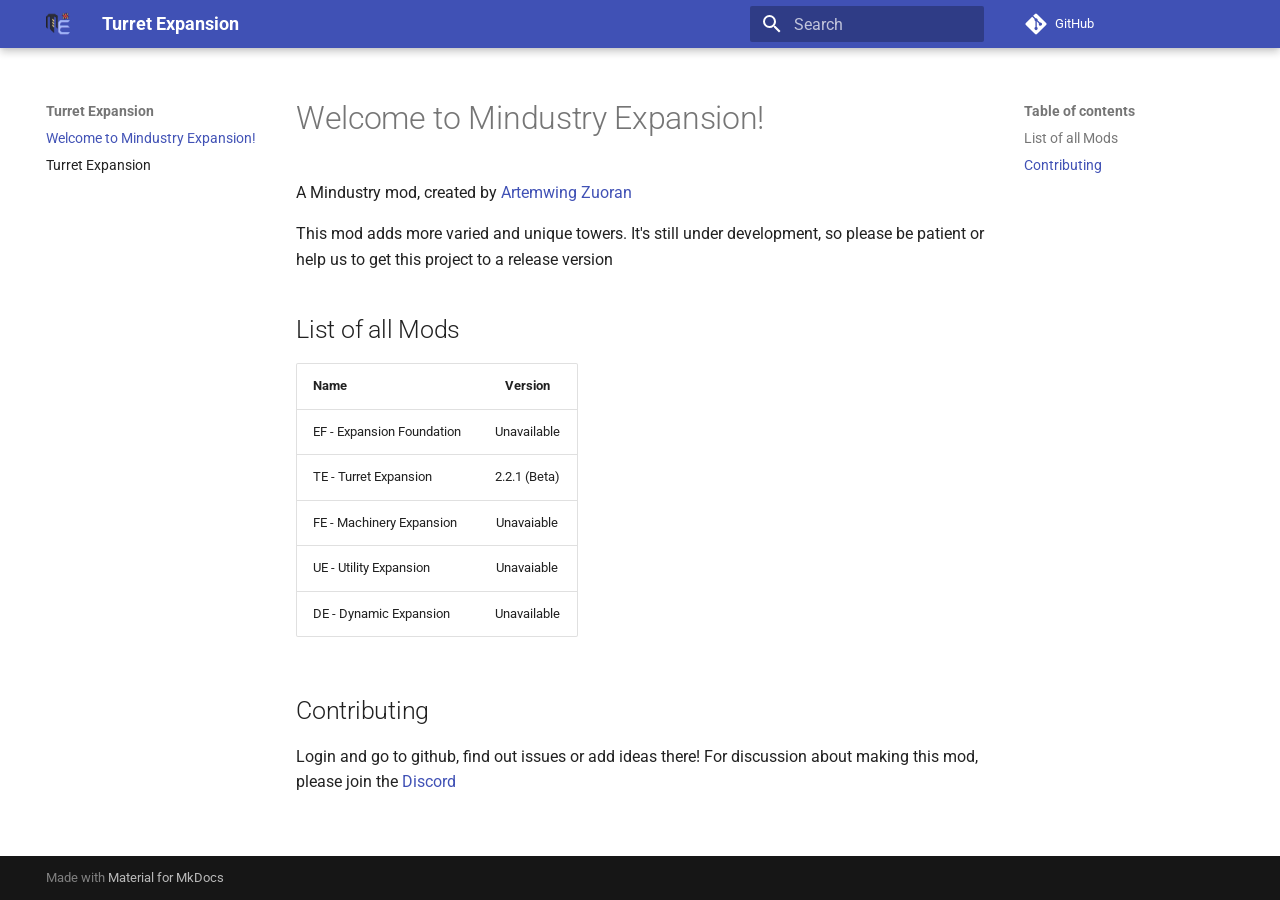
<file: index.html>
<!doctype html>
<html lang="en" class="no-js">
  <head>
    
      <meta charset="utf-8">
      <meta name="viewport" content="width=device-width,initial-scale=1">
      
      
      
        <link rel="canonical" href="https://kanaede.github.io/MindustryExpansions/">
      
      
      
        <link rel="next" href="turret-expandsion/">
      
      
      <link rel="icon" href="assets/favicon-me.png">
      <meta name="generator" content="mkdocs-1.5.3, mkdocs-material-9.4.7">
    
    
  <title>Mindustry Expansion</title>

    
      <link rel="stylesheet" href="assets/stylesheets/main.4b4a2bd9.min.css">
      
      


    
    
      
    
    
      
        
        
        <link rel="preconnect" href="https://fonts.gstatic.com" crossorigin>
        <link rel="stylesheet" href="https://fonts.googleapis.com/css?family=Roboto:300,300i,400,400i,700,700i%7CRoboto+Mono:400,400i,700,700i&display=fallback">
        <style>:root{--md-text-font:"Roboto";--md-code-font:"Roboto Mono"}</style>
      
    
    
      <link rel="stylesheet" href="stylesheets/main.css">
    
    <script>__md_scope=new URL(".",location),__md_hash=e=>[...e].reduce((e,_)=>(e<<5)-e+_.charCodeAt(0),0),__md_get=(e,_=localStorage,t=__md_scope)=>JSON.parse(_.getItem(t.pathname+"."+e)),__md_set=(e,_,t=localStorage,a=__md_scope)=>{try{t.setItem(a.pathname+"."+e,JSON.stringify(_))}catch(e){}}</script>
    
      

    
    
    
  </head>
  
  
    <body dir="ltr">
  
    
    
      <script>var palette=__md_get("__palette");if(palette&&"object"==typeof palette.color)for(var key of Object.keys(palette.color))document.body.setAttribute("data-md-color-"+key,palette.color[key])</script>
    
    <input class="md-toggle" data-md-toggle="drawer" type="checkbox" id="__drawer" autocomplete="off">
    <input class="md-toggle" data-md-toggle="search" type="checkbox" id="__search" autocomplete="off">
    <label class="md-overlay" for="__drawer"></label>
    <div data-md-component="skip">
      
        
        <a href="#welcome-to-mindustry-expansion" class="md-skip">
          Skip to content
        </a>
      
    </div>
    <div data-md-component="announce">
      
    </div>
    
    
      

  

<header class="md-header md-header--shadow" data-md-component="header">
  <nav class="md-header__inner md-grid" aria-label="Header">
    <a href="." title="Turret Expansion" class="md-header__button md-logo" aria-label="Turret Expansion" data-md-component="logo">
      
  <img src="assets/favicon-me.png" alt="logo">

    </a>
    <label class="md-header__button md-icon" for="__drawer">
      
      <svg xmlns="http://www.w3.org/2000/svg" viewBox="0 0 24 24"><path d="M3 6h18v2H3V6m0 5h18v2H3v-2m0 5h18v2H3v-2Z"/></svg>
    </label>
    <div class="md-header__title" data-md-component="header-title">
      <div class="md-header__ellipsis">
        <div class="md-header__topic">
          <span class="md-ellipsis">
            Turret Expansion
          </span>
        </div>
        <div class="md-header__topic" data-md-component="header-topic">
          <span class="md-ellipsis">
            
              Welcome to Mindustry Expansion!
            
          </span>
        </div>
      </div>
    </div>
    
    
    
      <label class="md-header__button md-icon" for="__search">
        
        <svg xmlns="http://www.w3.org/2000/svg" viewBox="0 0 24 24"><path d="M9.5 3A6.5 6.5 0 0 1 16 9.5c0 1.61-.59 3.09-1.56 4.23l.27.27h.79l5 5-1.5 1.5-5-5v-.79l-.27-.27A6.516 6.516 0 0 1 9.5 16 6.5 6.5 0 0 1 3 9.5 6.5 6.5 0 0 1 9.5 3m0 2C7 5 5 7 5 9.5S7 14 9.5 14 14 12 14 9.5 12 5 9.5 5Z"/></svg>
      </label>
      <div class="md-search" data-md-component="search" role="dialog">
  <label class="md-search__overlay" for="__search"></label>
  <div class="md-search__inner" role="search">
    <form class="md-search__form" name="search">
      <input type="text" class="md-search__input" name="query" aria-label="Search" placeholder="Search" autocapitalize="off" autocorrect="off" autocomplete="off" spellcheck="false" data-md-component="search-query" required>
      <label class="md-search__icon md-icon" for="__search">
        
        <svg xmlns="http://www.w3.org/2000/svg" viewBox="0 0 24 24"><path d="M9.5 3A6.5 6.5 0 0 1 16 9.5c0 1.61-.59 3.09-1.56 4.23l.27.27h.79l5 5-1.5 1.5-5-5v-.79l-.27-.27A6.516 6.516 0 0 1 9.5 16 6.5 6.5 0 0 1 3 9.5 6.5 6.5 0 0 1 9.5 3m0 2C7 5 5 7 5 9.5S7 14 9.5 14 14 12 14 9.5 12 5 9.5 5Z"/></svg>
        
        <svg xmlns="http://www.w3.org/2000/svg" viewBox="0 0 24 24"><path d="M20 11v2H8l5.5 5.5-1.42 1.42L4.16 12l7.92-7.92L13.5 5.5 8 11h12Z"/></svg>
      </label>
      <nav class="md-search__options" aria-label="Search">
        
        <button type="reset" class="md-search__icon md-icon" title="Clear" aria-label="Clear" tabindex="-1">
          
          <svg xmlns="http://www.w3.org/2000/svg" viewBox="0 0 24 24"><path d="M19 6.41 17.59 5 12 10.59 6.41 5 5 6.41 10.59 12 5 17.59 6.41 19 12 13.41 17.59 19 19 17.59 13.41 12 19 6.41Z"/></svg>
        </button>
      </nav>
      
    </form>
    <div class="md-search__output">
      <div class="md-search__scrollwrap" data-md-scrollfix>
        <div class="md-search-result" data-md-component="search-result">
          <div class="md-search-result__meta">
            Initializing search
          </div>
          <ol class="md-search-result__list" role="presentation"></ol>
        </div>
      </div>
    </div>
  </div>
</div>
    
    
      <div class="md-header__source">
        <a href="https://github.com/kanaede/MindustryExpansion" title="Go to repository" class="md-source" data-md-component="source">
  <div class="md-source__icon md-icon">
    
    <svg xmlns="http://www.w3.org/2000/svg" viewBox="0 0 448 512"><!--! Font Awesome Free 6.4.2 by @fontawesome - https://fontawesome.com License - https://fontawesome.com/license/free (Icons: CC BY 4.0, Fonts: SIL OFL 1.1, Code: MIT License) Copyright 2023 Fonticons, Inc.--><path d="M439.55 236.05 244 40.45a28.87 28.87 0 0 0-40.81 0l-40.66 40.63 51.52 51.52c27.06-9.14 52.68 16.77 43.39 43.68l49.66 49.66c34.23-11.8 61.18 31 35.47 56.69-26.49 26.49-70.21-2.87-56-37.34L240.22 199v121.85c25.3 12.54 22.26 41.85 9.08 55a34.34 34.34 0 0 1-48.55 0c-17.57-17.6-11.07-46.91 11.25-56v-123c-20.8-8.51-24.6-30.74-18.64-45L142.57 101 8.45 235.14a28.86 28.86 0 0 0 0 40.81l195.61 195.6a28.86 28.86 0 0 0 40.8 0l194.69-194.69a28.86 28.86 0 0 0 0-40.81z"/></svg>
  </div>
  <div class="md-source__repository">
    GitHub
  </div>
</a>
      </div>
    
  </nav>
  
</header>
    
    <div class="md-container" data-md-component="container">
      
      
        
          
        
      
      <main class="md-main" data-md-component="main">
        <div class="md-main__inner md-grid">
          
            
              
              <div class="md-sidebar md-sidebar--primary" data-md-component="sidebar" data-md-type="navigation" >
                <div class="md-sidebar__scrollwrap">
                  <div class="md-sidebar__inner">
                    



<nav class="md-nav md-nav--primary" aria-label="Navigation" data-md-level="0">
  <label class="md-nav__title" for="__drawer">
    <a href="." title="Turret Expansion" class="md-nav__button md-logo" aria-label="Turret Expansion" data-md-component="logo">
      
  <img src="assets/favicon-me.png" alt="logo">

    </a>
    Turret Expansion
  </label>
  
    <div class="md-nav__source">
      <a href="https://github.com/kanaede/MindustryExpansion" title="Go to repository" class="md-source" data-md-component="source">
  <div class="md-source__icon md-icon">
    
    <svg xmlns="http://www.w3.org/2000/svg" viewBox="0 0 448 512"><!--! Font Awesome Free 6.4.2 by @fontawesome - https://fontawesome.com License - https://fontawesome.com/license/free (Icons: CC BY 4.0, Fonts: SIL OFL 1.1, Code: MIT License) Copyright 2023 Fonticons, Inc.--><path d="M439.55 236.05 244 40.45a28.87 28.87 0 0 0-40.81 0l-40.66 40.63 51.52 51.52c27.06-9.14 52.68 16.77 43.39 43.68l49.66 49.66c34.23-11.8 61.18 31 35.47 56.69-26.49 26.49-70.21-2.87-56-37.34L240.22 199v121.85c25.3 12.54 22.26 41.85 9.08 55a34.34 34.34 0 0 1-48.55 0c-17.57-17.6-11.07-46.91 11.25-56v-123c-20.8-8.51-24.6-30.74-18.64-45L142.57 101 8.45 235.14a28.86 28.86 0 0 0 0 40.81l195.61 195.6a28.86 28.86 0 0 0 40.8 0l194.69-194.69a28.86 28.86 0 0 0 0-40.81z"/></svg>
  </div>
  <div class="md-source__repository">
    GitHub
  </div>
</a>
    </div>
  
  <ul class="md-nav__list" data-md-scrollfix>
    
      
      
  
  
    
  
  
    <li class="md-nav__item md-nav__item--active">
      
      <input class="md-nav__toggle md-toggle" type="checkbox" id="__toc">
      
      
        
      
      
        <label class="md-nav__link md-nav__link--active" for="__toc">
          
  
  <span class="md-ellipsis">
    Welcome to Mindustry Expansion!
  </span>
  

          <span class="md-nav__icon md-icon"></span>
        </label>
      
      <a href="." class="md-nav__link md-nav__link--active">
        
  
  <span class="md-ellipsis">
    Welcome to Mindustry Expansion!
  </span>
  

      </a>
      
        

<nav class="md-nav md-nav--secondary" aria-label="Table of contents">
  
  
  
    
  
  
    <label class="md-nav__title" for="__toc">
      <span class="md-nav__icon md-icon"></span>
      Table of contents
    </label>
    <ul class="md-nav__list" data-md-component="toc" data-md-scrollfix>
      
        <li class="md-nav__item">
  <a href="#list-of-all-mods" class="md-nav__link">
    List of all Mods
  </a>
  
</li>
      
        <li class="md-nav__item">
  <a href="#contributing" class="md-nav__link">
    Contributing
  </a>
  
</li>
      
    </ul>
  
</nav>
      
    </li>
  

    
      
      
  
  
  
    <li class="md-nav__item">
      <a href="turret-expandsion/" class="md-nav__link">
        
  
  <span class="md-ellipsis">
    Turret Expansion
  </span>
  

      </a>
    </li>
  

    
  </ul>
</nav>
                  </div>
                </div>
              </div>
            
            
              
              <div class="md-sidebar md-sidebar--secondary" data-md-component="sidebar" data-md-type="toc" >
                <div class="md-sidebar__scrollwrap">
                  <div class="md-sidebar__inner">
                    

<nav class="md-nav md-nav--secondary" aria-label="Table of contents">
  
  
  
    
  
  
    <label class="md-nav__title" for="__toc">
      <span class="md-nav__icon md-icon"></span>
      Table of contents
    </label>
    <ul class="md-nav__list" data-md-component="toc" data-md-scrollfix>
      
        <li class="md-nav__item">
  <a href="#list-of-all-mods" class="md-nav__link">
    List of all Mods
  </a>
  
</li>
      
        <li class="md-nav__item">
  <a href="#contributing" class="md-nav__link">
    Contributing
  </a>
  
</li>
      
    </ul>
  
</nav>
                  </div>
                </div>
              </div>
            
          
          
            <div class="md-content" data-md-component="content">
              <article class="md-content__inner md-typeset">
                
                  

  
  


<h1 id="welcome-to-mindustry-expansion">Welcome to Mindustry Expansion!</h1>
<p>A Mindustry mod, created by <a href="https://github.com/zuoranartemwing">Artemwing Zuoran</a></p>
<p>This mod adds more varied and unique towers. It's still under development, so please be patient or help us to get this project to a release version</p>
<h2 id="list-of-all-mods">List of all Mods</h2>
<table>
<thead>
<tr>
<th style="text-align: left;">Name</th>
<th style="text-align: center;">Version</th>
</tr>
</thead>
<tbody>
<tr>
<td style="text-align: left;">EF - Expansion Foundation</td>
<td style="text-align: center;">Unavailable</td>
</tr>
<tr>
<td style="text-align: left;">TE - Turret Expansion</td>
<td style="text-align: center;">2.2.1 (Beta)</td>
</tr>
<tr>
<td style="text-align: left;">FE - Machinery Expansion</td>
<td style="text-align: center;">Unavaiable</td>
</tr>
<tr>
<td style="text-align: left;">UE - Utility Expansion</td>
<td style="text-align: center;">Unavaiable</td>
</tr>
<tr>
<td style="text-align: left;">DE - Dynamic Expansion</td>
<td style="text-align: center;">Unavailable</td>
</tr>
</tbody>
</table>
<h2 id="contributing">Contributing</h2>
<p>Login and go to github, find out issues or add ideas there! For discussion about making this mod, please join the <a href="https://discord.gg/ugQAwDTD2j">Discord</a></p>





                
              </article>
            </div>
          
          
        </div>
        
      </main>
      
        <footer class="md-footer">
  
  <div class="md-footer-meta md-typeset">
    <div class="md-footer-meta__inner md-grid">
      <div class="md-copyright">
  
  
    Made with
    <a href="https://squidfunk.github.io/mkdocs-material/" target="_blank" rel="noopener">
      Material for MkDocs
    </a>
  
</div>
      
    </div>
  </div>
</footer>
      
    </div>
    <div class="md-dialog" data-md-component="dialog">
      <div class="md-dialog__inner md-typeset"></div>
    </div>
    
    
    <script id="__config" type="application/json">{"base": ".", "features": ["navigation.tracking"], "search": "assets/javascripts/workers/search.f886a092.min.js", "translations": {"clipboard.copied": "Copied to clipboard", "clipboard.copy": "Copy to clipboard", "search.result.more.one": "1 more on this page", "search.result.more.other": "# more on this page", "search.result.none": "No matching documents", "search.result.one": "1 matching document", "search.result.other": "# matching documents", "search.result.placeholder": "Type to start searching", "search.result.term.missing": "Missing", "select.version": "Select version"}}</script>
    
    
      <script src="assets/javascripts/bundle.aecac24b.min.js"></script>
      
    
  </body>
</html>
</file>
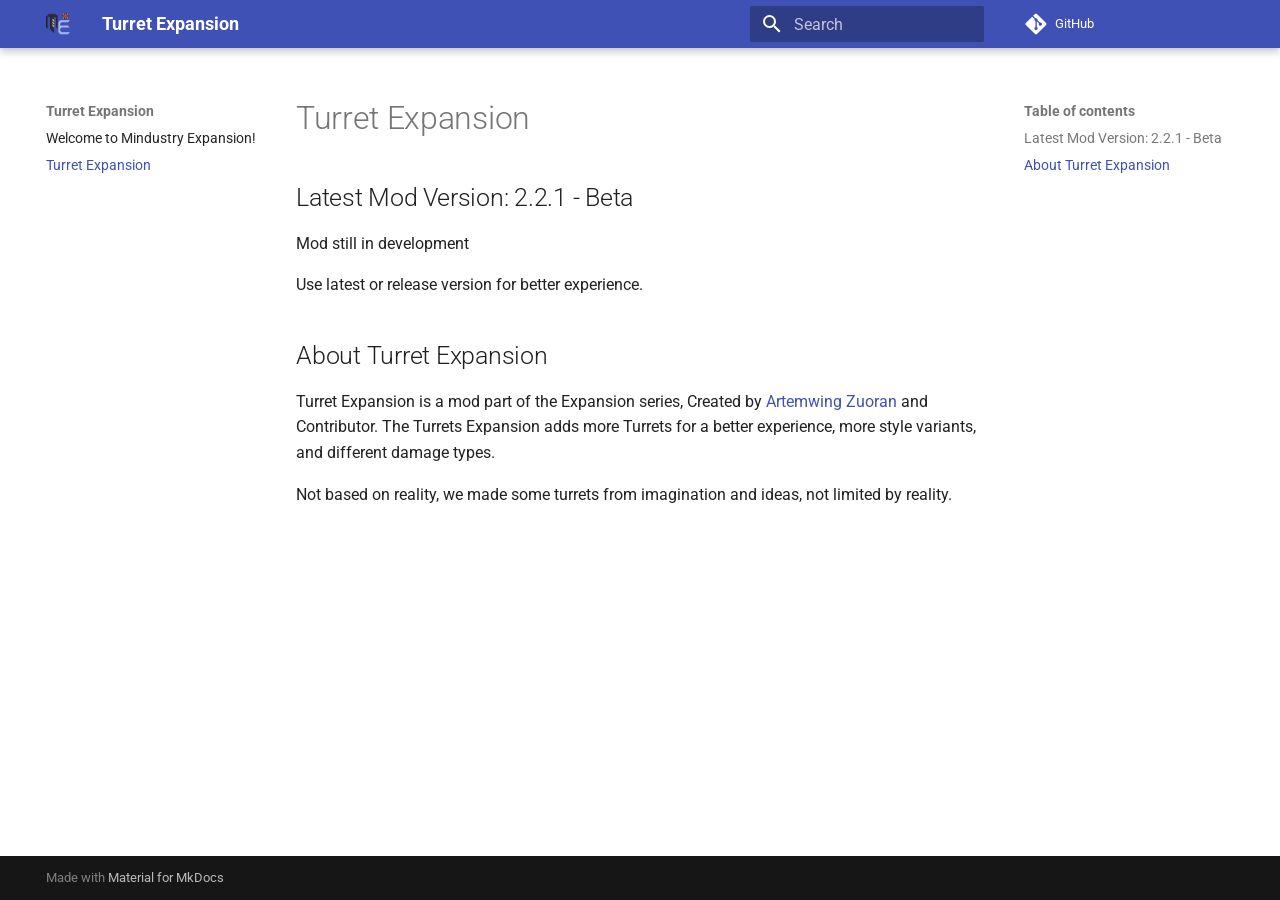
<file: turret-expandsion/index.html>
<!doctype html>
<html lang="en" class="no-js">
  <head>
    
      <meta charset="utf-8">
      <meta name="viewport" content="width=device-width,initial-scale=1">
      
      
      
        <link rel="canonical" href="https://kanaede.github.io/MindustryExpansions/turret-expandsion/">
      
      
        <link rel="prev" href="..">
      
      
      
      <link rel="icon" href="../assets/favicon-me.png">
      <meta name="generator" content="mkdocs-1.5.3, mkdocs-material-9.4.7">
    
    
  <title>Mindustry Expansion</title>

    
      <link rel="stylesheet" href="../assets/stylesheets/main.4b4a2bd9.min.css">
      
      


    
    
      
    
    
      
        
        
        <link rel="preconnect" href="https://fonts.gstatic.com" crossorigin>
        <link rel="stylesheet" href="https://fonts.googleapis.com/css?family=Roboto:300,300i,400,400i,700,700i%7CRoboto+Mono:400,400i,700,700i&display=fallback">
        <style>:root{--md-text-font:"Roboto";--md-code-font:"Roboto Mono"}</style>
      
    
    
      <link rel="stylesheet" href="../stylesheets/main.css">
    
    <script>__md_scope=new URL("..",location),__md_hash=e=>[...e].reduce((e,_)=>(e<<5)-e+_.charCodeAt(0),0),__md_get=(e,_=localStorage,t=__md_scope)=>JSON.parse(_.getItem(t.pathname+"."+e)),__md_set=(e,_,t=localStorage,a=__md_scope)=>{try{t.setItem(a.pathname+"."+e,JSON.stringify(_))}catch(e){}}</script>
    
      

    
    
    
  </head>
  
  
    <body dir="ltr">
  
    
    
      <script>var palette=__md_get("__palette");if(palette&&"object"==typeof palette.color)for(var key of Object.keys(palette.color))document.body.setAttribute("data-md-color-"+key,palette.color[key])</script>
    
    <input class="md-toggle" data-md-toggle="drawer" type="checkbox" id="__drawer" autocomplete="off">
    <input class="md-toggle" data-md-toggle="search" type="checkbox" id="__search" autocomplete="off">
    <label class="md-overlay" for="__drawer"></label>
    <div data-md-component="skip">
      
        
        <a href="#turret-expansion" class="md-skip">
          Skip to content
        </a>
      
    </div>
    <div data-md-component="announce">
      
    </div>
    
    
      

  

<header class="md-header md-header--shadow" data-md-component="header">
  <nav class="md-header__inner md-grid" aria-label="Header">
    <a href=".." title="Turret Expansion" class="md-header__button md-logo" aria-label="Turret Expansion" data-md-component="logo">
      
  <img src="../assets/favicon-me.png" alt="logo">

    </a>
    <label class="md-header__button md-icon" for="__drawer">
      
      <svg xmlns="http://www.w3.org/2000/svg" viewBox="0 0 24 24"><path d="M3 6h18v2H3V6m0 5h18v2H3v-2m0 5h18v2H3v-2Z"/></svg>
    </label>
    <div class="md-header__title" data-md-component="header-title">
      <div class="md-header__ellipsis">
        <div class="md-header__topic">
          <span class="md-ellipsis">
            Turret Expansion
          </span>
        </div>
        <div class="md-header__topic" data-md-component="header-topic">
          <span class="md-ellipsis">
            
              Turret Expansion
            
          </span>
        </div>
      </div>
    </div>
    
    
    
      <label class="md-header__button md-icon" for="__search">
        
        <svg xmlns="http://www.w3.org/2000/svg" viewBox="0 0 24 24"><path d="M9.5 3A6.5 6.5 0 0 1 16 9.5c0 1.61-.59 3.09-1.56 4.23l.27.27h.79l5 5-1.5 1.5-5-5v-.79l-.27-.27A6.516 6.516 0 0 1 9.5 16 6.5 6.5 0 0 1 3 9.5 6.5 6.5 0 0 1 9.5 3m0 2C7 5 5 7 5 9.5S7 14 9.5 14 14 12 14 9.5 12 5 9.5 5Z"/></svg>
      </label>
      <div class="md-search" data-md-component="search" role="dialog">
  <label class="md-search__overlay" for="__search"></label>
  <div class="md-search__inner" role="search">
    <form class="md-search__form" name="search">
      <input type="text" class="md-search__input" name="query" aria-label="Search" placeholder="Search" autocapitalize="off" autocorrect="off" autocomplete="off" spellcheck="false" data-md-component="search-query" required>
      <label class="md-search__icon md-icon" for="__search">
        
        <svg xmlns="http://www.w3.org/2000/svg" viewBox="0 0 24 24"><path d="M9.5 3A6.5 6.5 0 0 1 16 9.5c0 1.61-.59 3.09-1.56 4.23l.27.27h.79l5 5-1.5 1.5-5-5v-.79l-.27-.27A6.516 6.516 0 0 1 9.5 16 6.5 6.5 0 0 1 3 9.5 6.5 6.5 0 0 1 9.5 3m0 2C7 5 5 7 5 9.5S7 14 9.5 14 14 12 14 9.5 12 5 9.5 5Z"/></svg>
        
        <svg xmlns="http://www.w3.org/2000/svg" viewBox="0 0 24 24"><path d="M20 11v2H8l5.5 5.5-1.42 1.42L4.16 12l7.92-7.92L13.5 5.5 8 11h12Z"/></svg>
      </label>
      <nav class="md-search__options" aria-label="Search">
        
        <button type="reset" class="md-search__icon md-icon" title="Clear" aria-label="Clear" tabindex="-1">
          
          <svg xmlns="http://www.w3.org/2000/svg" viewBox="0 0 24 24"><path d="M19 6.41 17.59 5 12 10.59 6.41 5 5 6.41 10.59 12 5 17.59 6.41 19 12 13.41 17.59 19 19 17.59 13.41 12 19 6.41Z"/></svg>
        </button>
      </nav>
      
    </form>
    <div class="md-search__output">
      <div class="md-search__scrollwrap" data-md-scrollfix>
        <div class="md-search-result" data-md-component="search-result">
          <div class="md-search-result__meta">
            Initializing search
          </div>
          <ol class="md-search-result__list" role="presentation"></ol>
        </div>
      </div>
    </div>
  </div>
</div>
    
    
      <div class="md-header__source">
        <a href="https://github.com/kanaede/MindustryExpansion" title="Go to repository" class="md-source" data-md-component="source">
  <div class="md-source__icon md-icon">
    
    <svg xmlns="http://www.w3.org/2000/svg" viewBox="0 0 448 512"><!--! Font Awesome Free 6.4.2 by @fontawesome - https://fontawesome.com License - https://fontawesome.com/license/free (Icons: CC BY 4.0, Fonts: SIL OFL 1.1, Code: MIT License) Copyright 2023 Fonticons, Inc.--><path d="M439.55 236.05 244 40.45a28.87 28.87 0 0 0-40.81 0l-40.66 40.63 51.52 51.52c27.06-9.14 52.68 16.77 43.39 43.68l49.66 49.66c34.23-11.8 61.18 31 35.47 56.69-26.49 26.49-70.21-2.87-56-37.34L240.22 199v121.85c25.3 12.54 22.26 41.85 9.08 55a34.34 34.34 0 0 1-48.55 0c-17.57-17.6-11.07-46.91 11.25-56v-123c-20.8-8.51-24.6-30.74-18.64-45L142.57 101 8.45 235.14a28.86 28.86 0 0 0 0 40.81l195.61 195.6a28.86 28.86 0 0 0 40.8 0l194.69-194.69a28.86 28.86 0 0 0 0-40.81z"/></svg>
  </div>
  <div class="md-source__repository">
    GitHub
  </div>
</a>
      </div>
    
  </nav>
  
</header>
    
    <div class="md-container" data-md-component="container">
      
      
        
          
        
      
      <main class="md-main" data-md-component="main">
        <div class="md-main__inner md-grid">
          
            
              
              <div class="md-sidebar md-sidebar--primary" data-md-component="sidebar" data-md-type="navigation" >
                <div class="md-sidebar__scrollwrap">
                  <div class="md-sidebar__inner">
                    



<nav class="md-nav md-nav--primary" aria-label="Navigation" data-md-level="0">
  <label class="md-nav__title" for="__drawer">
    <a href=".." title="Turret Expansion" class="md-nav__button md-logo" aria-label="Turret Expansion" data-md-component="logo">
      
  <img src="../assets/favicon-me.png" alt="logo">

    </a>
    Turret Expansion
  </label>
  
    <div class="md-nav__source">
      <a href="https://github.com/kanaede/MindustryExpansion" title="Go to repository" class="md-source" data-md-component="source">
  <div class="md-source__icon md-icon">
    
    <svg xmlns="http://www.w3.org/2000/svg" viewBox="0 0 448 512"><!--! Font Awesome Free 6.4.2 by @fontawesome - https://fontawesome.com License - https://fontawesome.com/license/free (Icons: CC BY 4.0, Fonts: SIL OFL 1.1, Code: MIT License) Copyright 2023 Fonticons, Inc.--><path d="M439.55 236.05 244 40.45a28.87 28.87 0 0 0-40.81 0l-40.66 40.63 51.52 51.52c27.06-9.14 52.68 16.77 43.39 43.68l49.66 49.66c34.23-11.8 61.18 31 35.47 56.69-26.49 26.49-70.21-2.87-56-37.34L240.22 199v121.85c25.3 12.54 22.26 41.85 9.08 55a34.34 34.34 0 0 1-48.55 0c-17.57-17.6-11.07-46.91 11.25-56v-123c-20.8-8.51-24.6-30.74-18.64-45L142.57 101 8.45 235.14a28.86 28.86 0 0 0 0 40.81l195.61 195.6a28.86 28.86 0 0 0 40.8 0l194.69-194.69a28.86 28.86 0 0 0 0-40.81z"/></svg>
  </div>
  <div class="md-source__repository">
    GitHub
  </div>
</a>
    </div>
  
  <ul class="md-nav__list" data-md-scrollfix>
    
      
      
  
  
  
    <li class="md-nav__item">
      <a href=".." class="md-nav__link">
        
  
  <span class="md-ellipsis">
    Welcome to Mindustry Expansion!
  </span>
  

      </a>
    </li>
  

    
      
      
  
  
    
  
  
    <li class="md-nav__item md-nav__item--active">
      
      <input class="md-nav__toggle md-toggle" type="checkbox" id="__toc">
      
      
        
      
      
        <label class="md-nav__link md-nav__link--active" for="__toc">
          
  
  <span class="md-ellipsis">
    Turret Expansion
  </span>
  

          <span class="md-nav__icon md-icon"></span>
        </label>
      
      <a href="./" class="md-nav__link md-nav__link--active">
        
  
  <span class="md-ellipsis">
    Turret Expansion
  </span>
  

      </a>
      
        

<nav class="md-nav md-nav--secondary" aria-label="Table of contents">
  
  
  
    
  
  
    <label class="md-nav__title" for="__toc">
      <span class="md-nav__icon md-icon"></span>
      Table of contents
    </label>
    <ul class="md-nav__list" data-md-component="toc" data-md-scrollfix>
      
        <li class="md-nav__item">
  <a href="#latest-mod-version-221-beta" class="md-nav__link">
    Latest Mod Version: 2.2.1 - Beta
  </a>
  
</li>
      
        <li class="md-nav__item">
  <a href="#about-turret-expansion" class="md-nav__link">
    About Turret Expansion
  </a>
  
</li>
      
    </ul>
  
</nav>
      
    </li>
  

    
  </ul>
</nav>
                  </div>
                </div>
              </div>
            
            
              
              <div class="md-sidebar md-sidebar--secondary" data-md-component="sidebar" data-md-type="toc" >
                <div class="md-sidebar__scrollwrap">
                  <div class="md-sidebar__inner">
                    

<nav class="md-nav md-nav--secondary" aria-label="Table of contents">
  
  
  
    
  
  
    <label class="md-nav__title" for="__toc">
      <span class="md-nav__icon md-icon"></span>
      Table of contents
    </label>
    <ul class="md-nav__list" data-md-component="toc" data-md-scrollfix>
      
        <li class="md-nav__item">
  <a href="#latest-mod-version-221-beta" class="md-nav__link">
    Latest Mod Version: 2.2.1 - Beta
  </a>
  
</li>
      
        <li class="md-nav__item">
  <a href="#about-turret-expansion" class="md-nav__link">
    About Turret Expansion
  </a>
  
</li>
      
    </ul>
  
</nav>
                  </div>
                </div>
              </div>
            
          
          
            <div class="md-content" data-md-component="content">
              <article class="md-content__inner md-typeset">
                
                  

  
  


<h1 id="turret-expansion">Turret Expansion</h1>
<h2 id="latest-mod-version-221-beta">Latest Mod Version: 2.2.1 - Beta</h2>
<p>Mod still in development</p>
<p>Use latest or release version for better experience.</p>
<h2 id="about-turret-expansion">About Turret Expansion</h2>
<p>Turret Expansion is a mod part of the Expansion series, Created by <a href="https://github.com/zuoranartemwing">Artemwing Zuoran</a> and Contributor. 
The Turrets Expansion adds more Turrets for a better experience, more style variants, and different damage types.</p>
<p>Not based on reality, we made some turrets from imagination and ideas, not limited by reality.</p>





                
              </article>
            </div>
          
          
        </div>
        
      </main>
      
        <footer class="md-footer">
  
  <div class="md-footer-meta md-typeset">
    <div class="md-footer-meta__inner md-grid">
      <div class="md-copyright">
  
  
    Made with
    <a href="https://squidfunk.github.io/mkdocs-material/" target="_blank" rel="noopener">
      Material for MkDocs
    </a>
  
</div>
      
    </div>
  </div>
</footer>
      
    </div>
    <div class="md-dialog" data-md-component="dialog">
      <div class="md-dialog__inner md-typeset"></div>
    </div>
    
    
    <script id="__config" type="application/json">{"base": "..", "features": ["navigation.tracking"], "search": "../assets/javascripts/workers/search.f886a092.min.js", "translations": {"clipboard.copied": "Copied to clipboard", "clipboard.copy": "Copy to clipboard", "search.result.more.one": "1 more on this page", "search.result.more.other": "# more on this page", "search.result.none": "No matching documents", "search.result.one": "1 matching document", "search.result.other": "# matching documents", "search.result.placeholder": "Type to start searching", "search.result.term.missing": "Missing", "select.version": "Select version"}}</script>
    
    
      <script src="../assets/javascripts/bundle.aecac24b.min.js"></script>
      
    
  </body>
</html>
</file>
<file: stylesheets/main.css>
span.expandable { cursor:pointer; }

.wy-nav-content {
  max-width: 100% !important;
}


.wy-side-nav-search input[type=text] {
  border: none !important;
}

.md-header-nav__topic {
 font-family: 'Audiowide', serif;
}

img#spr {
  width: 1.6em;
  margin-left: 5px;
  margin-top: 3px;
}

img#sprlist {
  width: 1.6em;
  margin-top: 4px;
}

img#ind {
  width: 1.1em;
  margin-top: -3px;
  position: inline;
}

img#zonespr {
  width: auto !important;
  height: 1.6em !important;
  size: auto;
  border: 2px solid dimgray;
  border-radius: 8px;
}

img#zone {
    border: 5px solid dimgray;
    border-radius: 10px;
}

.wy-menu-vertical .subnav a {
  padding-right:4px;
  display: flex;
  align-items: center;
}

.wy-menu-vertical .subnav a img {
  order:-1;
}

.wy-menu-vertical .subnav a::before {
  content: " ";
  flex-basis: 5px;
  order: 0;
}
</file>
<file: assets/stylesheets/main.4b4a2bd9.min.css>
@charset "UTF-8";html{-webkit-text-size-adjust:none;-moz-text-size-adjust:none;text-size-adjust:none;box-sizing:border-box}*,:after,:before{box-sizing:inherit}@media (prefers-reduced-motion){*,:after,:before{transition:none!important}}body{margin:0}a,button,input,label{-webkit-tap-highlight-color:transparent}a{color:inherit;text-decoration:none}hr{border:0;box-sizing:initial;display:block;height:.05rem;overflow:visible;padding:0}small{font-size:80%}sub,sup{line-height:1em}img{border-style:none}table{border-collapse:initial;border-spacing:0}td,th{font-weight:400;vertical-align:top}button{background:#0000;border:0;font-family:inherit;font-size:inherit;margin:0;padding:0}input{border:0;outline:none}:root{--md-primary-fg-color:#4051b5;--md-primary-fg-color--light:#5d6cc0;--md-primary-fg-color--dark:#303fa1;--md-primary-bg-color:#fff;--md-primary-bg-color--light:#ffffffb3;--md-accent-fg-color:#526cfe;--md-accent-fg-color--transparent:#526cfe1a;--md-accent-bg-color:#fff;--md-accent-bg-color--light:#ffffffb3}[data-md-color-scheme=default]{color-scheme:light}[data-md-color-scheme=default] img[src$="#gh-dark-mode-only"],[data-md-color-scheme=default] img[src$="#only-dark"]{display:none}:root,[data-md-color-scheme=default]{--md-hue:225deg;--md-default-fg-color:#000000de;--md-default-fg-color--light:#0000008a;--md-default-fg-color--lighter:#00000052;--md-default-fg-color--lightest:#00000012;--md-default-bg-color:#fff;--md-default-bg-color--light:#ffffffb3;--md-default-bg-color--lighter:#ffffff4d;--md-default-bg-color--lightest:#ffffff1f;--md-code-fg-color:#36464e;--md-code-bg-color:#f5f5f5;--md-code-hl-color:#4287ff;--md-code-hl-color--light:#4287ff1a;--md-code-hl-number-color:#d52a2a;--md-code-hl-special-color:#db1457;--md-code-hl-function-color:#a846b9;--md-code-hl-constant-color:#6e59d9;--md-code-hl-keyword-color:#3f6ec6;--md-code-hl-string-color:#1c7d4d;--md-code-hl-name-color:var(--md-code-fg-color);--md-code-hl-operator-color:var(--md-default-fg-color--light);--md-code-hl-punctuation-color:var(--md-default-fg-color--light);--md-code-hl-comment-color:var(--md-default-fg-color--light);--md-code-hl-generic-color:var(--md-default-fg-color--light);--md-code-hl-variable-color:var(--md-default-fg-color--light);--md-typeset-color:var(--md-default-fg-color);--md-typeset-a-color:var(--md-primary-fg-color);--md-typeset-del-color:#f5503d26;--md-typeset-ins-color:#0bd57026;--md-typeset-kbd-color:#fafafa;--md-typeset-kbd-accent-color:#fff;--md-typeset-kbd-border-color:#b8b8b8;--md-typeset-mark-color:#ffff0080;--md-typeset-table-color:#0000001f;--md-typeset-table-color--light:rgba(0,0,0,.035);--md-admonition-fg-color:var(--md-default-fg-color);--md-admonition-bg-color:var(--md-default-bg-color);--md-warning-fg-color:#000000de;--md-warning-bg-color:#ff9;--md-footer-fg-color:#fff;--md-footer-fg-color--light:#ffffffb3;--md-footer-fg-color--lighter:#ffffff73;--md-footer-bg-color:#000000de;--md-footer-bg-color--dark:#00000052;--md-shadow-z1:0 0.2rem 0.5rem #0000000d,0 0 0.05rem #0000001a;--md-shadow-z2:0 0.2rem 0.5rem #0000001a,0 0 0.05rem #00000040;--md-shadow-z3:0 0.2rem 0.5rem #0003,0 0 0.05rem #00000059}.md-icon svg{fill:currentcolor;display:block;height:1.2rem;width:1.2rem}body{-webkit-font-smoothing:antialiased;-moz-osx-font-smoothing:grayscale;--md-text-font-family:var(--md-text-font,_),-apple-system,BlinkMacSystemFont,Helvetica,Arial,sans-serif;--md-code-font-family:var(--md-code-font,_),SFMono-Regular,Consolas,Menlo,monospace}aside,body,input{font-feature-settings:"kern","liga";color:var(--md-typeset-color);font-family:var(--md-text-font-family)}code,kbd,pre{font-feature-settings:"kern";font-family:var(--md-code-font-family)}:root{--md-typeset-table-sort-icon:url('data:image/svg+xml;charset=utf-8,<svg xmlns="http://www.w3.org/2000/svg" viewBox="0 0 24 24"><path d="m18 21-4-4h3V7h-3l4-4 4 4h-3v10h3M2 19v-2h10v2M2 13v-2h7v2M2 7V5h4v2H2Z"/></svg>');--md-typeset-table-sort-icon--asc:url('data:image/svg+xml;charset=utf-8,<svg xmlns="http://www.w3.org/2000/svg" viewBox="0 0 24 24"><path d="M19 17h3l-4 4-4-4h3V3h2M2 17h10v2H2M6 5v2H2V5m0 6h7v2H2v-2Z"/></svg>');--md-typeset-table-sort-icon--desc:url('data:image/svg+xml;charset=utf-8,<svg xmlns="http://www.w3.org/2000/svg" viewBox="0 0 24 24"><path d="M19 7h3l-4-4-4 4h3v14h2M2 17h10v2H2M6 5v2H2V5m0 6h7v2H2v-2Z"/></svg>')}.md-typeset{-webkit-print-color-adjust:exact;color-adjust:exact;font-size:.8rem;line-height:1.6}@media print{.md-typeset{font-size:.68rem}}.md-typeset blockquote,.md-typeset dl,.md-typeset figure,.md-typeset ol,.md-typeset pre,.md-typeset ul{margin-bottom:1em;margin-top:1em}.md-typeset h1{color:var(--md-default-fg-color--light);font-size:2em;line-height:1.3;margin:0 0 1.25em}.md-typeset h1,.md-typeset h2{font-weight:300;letter-spacing:-.01em}.md-typeset h2{font-size:1.5625em;line-height:1.4;margin:1.6em 0 .64em}.md-typeset h3{font-size:1.25em;font-weight:400;letter-spacing:-.01em;line-height:1.5;margin:1.6em 0 .8em}.md-typeset h2+h3{margin-top:.8em}.md-typeset h4{font-weight:700;letter-spacing:-.01em;margin:1em 0}.md-typeset h5,.md-typeset h6{color:var(--md-default-fg-color--light);font-size:.8em;font-weight:700;letter-spacing:-.01em;margin:1.25em 0}.md-typeset h5{text-transform:uppercase}.md-typeset hr{border-bottom:.05rem solid var(--md-default-fg-color--lightest);display:flow-root;margin:1.5em 0}.md-typeset a{color:var(--md-typeset-a-color);word-break:break-word}.md-typeset a,.md-typeset a:before{transition:color 125ms}.md-typeset a:focus,.md-typeset a:hover{color:var(--md-accent-fg-color)}.md-typeset a:focus code,.md-typeset a:hover code{background-color:var(--md-accent-fg-color--transparent)}.md-typeset a code{color:currentcolor;transition:background-color 125ms}.md-typeset a.focus-visible{outline-color:var(--md-accent-fg-color);outline-offset:.2rem}.md-typeset code,.md-typeset kbd,.md-typeset pre{color:var(--md-code-fg-color);direction:ltr;font-variant-ligatures:none}@media print{.md-typeset code,.md-typeset kbd,.md-typeset pre{white-space:pre-wrap}}.md-typeset code{background-color:var(--md-code-bg-color);border-radius:.1rem;-webkit-box-decoration-break:clone;box-decoration-break:clone;font-size:.85em;padding:0 .2941176471em;word-break:break-word}.md-typeset code:not(.focus-visible){-webkit-tap-highlight-color:transparent;outline:none}.md-typeset pre{display:flow-root;line-height:1.4;position:relative}.md-typeset pre>code{-webkit-box-decoration-break:slice;box-decoration-break:slice;box-shadow:none;display:block;margin:0;outline-color:var(--md-accent-fg-color);overflow:auto;padding:.7720588235em 1.1764705882em;scrollbar-color:var(--md-default-fg-color--lighter) #0000;scrollbar-width:thin;touch-action:auto;word-break:normal}.md-typeset pre>code:hover{scrollbar-color:var(--md-accent-fg-color) #0000}.md-typeset pre>code::-webkit-scrollbar{height:.2rem;width:.2rem}.md-typeset pre>code::-webkit-scrollbar-thumb{background-color:var(--md-default-fg-color--lighter)}.md-typeset pre>code::-webkit-scrollbar-thumb:hover{background-color:var(--md-accent-fg-color)}.md-typeset kbd{background-color:var(--md-typeset-kbd-color);border-radius:.1rem;box-shadow:0 .1rem 0 .05rem var(--md-typeset-kbd-border-color),0 .1rem 0 var(--md-typeset-kbd-border-color),0 -.1rem .2rem var(--md-typeset-kbd-accent-color) inset;color:var(--md-default-fg-color);display:inline-block;font-size:.75em;padding:0 .6666666667em;vertical-align:text-top;word-break:break-word}.md-typeset mark{background-color:var(--md-typeset-mark-color);-webkit-box-decoration-break:clone;box-decoration-break:clone;color:inherit;word-break:break-word}.md-typeset abbr{border-bottom:.05rem dotted var(--md-default-fg-color--light);cursor:help;text-decoration:none}@media (hover:none){.md-typeset abbr[title]:focus:after,.md-typeset abbr[title]:hover:after{background-color:var(--md-default-fg-color);border-radius:.1rem;box-shadow:var(--md-shadow-z3);color:var(--md-default-bg-color);content:attr(title);font-size:.7rem;left:.8rem;margin-top:2em;padding:.2rem .3rem;position:absolute;right:.8rem}}.md-typeset small{opacity:.75}[dir=ltr] .md-typeset sub,[dir=ltr] .md-typeset sup{margin-left:.078125em}[dir=rtl] .md-typeset sub,[dir=rtl] .md-typeset sup{margin-right:.078125em}[dir=ltr] .md-typeset blockquote{padding-left:.6rem}[dir=rtl] .md-typeset blockquote{padding-right:.6rem}[dir=ltr] .md-typeset blockquote{border-left:.2rem solid var(--md-default-fg-color--lighter)}[dir=rtl] .md-typeset blockquote{border-right:.2rem solid var(--md-default-fg-color--lighter)}.md-typeset blockquote{color:var(--md-default-fg-color--light);margin-left:0;margin-right:0}.md-typeset ul{list-style-type:disc}[dir=ltr] .md-typeset ol,[dir=ltr] .md-typeset ul{margin-left:.625em}[dir=rtl] .md-typeset ol,[dir=rtl] .md-typeset ul{margin-right:.625em}.md-typeset ol,.md-typeset ul{padding:0}.md-typeset ol:not([hidden]),.md-typeset ul:not([hidden]){display:flow-root}.md-typeset ol ol,.md-typeset ul ol{list-style-type:lower-alpha}.md-typeset ol ol ol,.md-typeset ul ol ol{list-style-type:lower-roman}[dir=ltr] .md-typeset ol li,[dir=ltr] .md-typeset ul li{margin-left:1.25em}[dir=rtl] .md-typeset ol li,[dir=rtl] .md-typeset ul li{margin-right:1.25em}.md-typeset ol li,.md-typeset ul li{margin-bottom:.5em}.md-typeset ol li blockquote,.md-typeset ol li p,.md-typeset ul li blockquote,.md-typeset ul li p{margin:.5em 0}.md-typeset ol li:last-child,.md-typeset ul li:last-child{margin-bottom:0}[dir=ltr] .md-typeset ol li ol,[dir=ltr] .md-typeset ol li ul,[dir=ltr] .md-typeset ul li ol,[dir=ltr] .md-typeset ul li ul{margin-left:.625em}[dir=rtl] .md-typeset ol li ol,[dir=rtl] .md-typeset ol li ul,[dir=rtl] .md-typeset ul li ol,[dir=rtl] .md-typeset ul li ul{margin-right:.625em}.md-typeset ol li ol,.md-typeset ol li ul,.md-typeset ul li ol,.md-typeset ul li ul{margin-bottom:.5em;margin-top:.5em}[dir=ltr] .md-typeset dd{margin-left:1.875em}[dir=rtl] .md-typeset dd{margin-right:1.875em}.md-typeset dd{margin-bottom:1.5em;margin-top:1em}.md-typeset img,.md-typeset svg,.md-typeset video{height:auto;max-width:100%}.md-typeset img[align=left]{margin:1em 1em 1em 0}.md-typeset img[align=right]{margin:1em 0 1em 1em}.md-typeset img[align]:only-child{margin-top:0}.md-typeset figure{display:flow-root;margin:1em auto;max-width:100%;text-align:center;width:-webkit-fit-content;width:-moz-fit-content;width:fit-content}.md-typeset figure img{display:block}.md-typeset figcaption{font-style:italic;margin:1em auto;max-width:24rem}.md-typeset iframe{max-width:100%}.md-typeset table:not([class]){background-color:var(--md-default-bg-color);border:.05rem solid var(--md-typeset-table-color);border-radius:.1rem;display:inline-block;font-size:.64rem;max-width:100%;overflow:auto;touch-action:auto}@media print{.md-typeset table:not([class]){display:table}}.md-typeset table:not([class])+*{margin-top:1.5em}.md-typeset table:not([class]) td>:first-child,.md-typeset table:not([class]) th>:first-child{margin-top:0}.md-typeset table:not([class]) td>:last-child,.md-typeset table:not([class]) th>:last-child{margin-bottom:0}.md-typeset table:not([class]) td:not([align]),.md-typeset table:not([class]) th:not([align]){text-align:left}[dir=rtl] .md-typeset table:not([class]) td:not([align]),[dir=rtl] .md-typeset table:not([class]) th:not([align]){text-align:right}.md-typeset table:not([class]) th{font-weight:700;min-width:5rem;padding:.9375em 1.25em;vertical-align:top}.md-typeset table:not([class]) td{border-top:.05rem solid var(--md-typeset-table-color);padding:.9375em 1.25em;vertical-align:top}.md-typeset table:not([class]) tbody tr{transition:background-color 125ms}.md-typeset table:not([class]) tbody tr:hover{background-color:var(--md-typeset-table-color--light);box-shadow:0 .05rem 0 var(--md-default-bg-color) inset}.md-typeset table:not([class]) a{word-break:normal}.md-typeset table th[role=columnheader]{cursor:pointer}[dir=ltr] .md-typeset table th[role=columnheader]:after{margin-left:.5em}[dir=rtl] .md-typeset table th[role=columnheader]:after{margin-right:.5em}.md-typeset table th[role=columnheader]:after{content:"";display:inline-block;height:1.2em;-webkit-mask-image:var(--md-typeset-table-sort-icon);mask-image:var(--md-typeset-table-sort-icon);-webkit-mask-repeat:no-repeat;mask-repeat:no-repeat;-webkit-mask-size:contain;mask-size:contain;transition:background-color 125ms;vertical-align:text-bottom;width:1.2em}.md-typeset table th[role=columnheader]:hover:after{background-color:var(--md-default-fg-color--lighter)}.md-typeset table th[role=columnheader][aria-sort=ascending]:after{background-color:var(--md-default-fg-color--light);-webkit-mask-image:var(--md-typeset-table-sort-icon--asc);mask-image:var(--md-typeset-table-sort-icon--asc)}.md-typeset table th[role=columnheader][aria-sort=descending]:after{background-color:var(--md-default-fg-color--light);-webkit-mask-image:var(--md-typeset-table-sort-icon--desc);mask-image:var(--md-typeset-table-sort-icon--desc)}.md-typeset__scrollwrap{margin:1em -.8rem;overflow-x:auto;touch-action:auto}.md-typeset__table{display:inline-block;margin-bottom:.5em;padding:0 .8rem}@media print{.md-typeset__table{display:block}}html .md-typeset__table table{display:table;margin:0;overflow:hidden;width:100%}@media screen and (max-width:44.984375em){.md-content__inner>pre{margin:1em -.8rem}.md-content__inner>pre code{border-radius:0}}.md-typeset .md-author{display:block;flex-shrink:0;height:1.6rem;overflow:hidden;position:relative;transition:color 125ms,transform 125ms;width:1.6rem}.md-typeset .md-author img{border-radius:100%;display:block}.md-typeset .md-author--more{background:var(--md-default-fg-color--lightest);color:var(--md-default-fg-color--lighter);font-size:.6rem;font-weight:700;line-height:1.6rem;text-align:center}.md-typeset .md-author--long{height:2.4rem;width:2.4rem}.md-typeset a.md-author{transform:scale(1)}.md-typeset a.md-author img{filter:grayscale(100%) opacity(75%);transition:filter 125ms}.md-typeset a.md-author:focus,.md-typeset a.md-author:hover{transform:scale(1.1);z-index:1}.md-typeset a.md-author:focus img,.md-typeset a.md-author:hover img{filter:grayscale(0)}.md-banner{background-color:var(--md-footer-bg-color);color:var(--md-footer-fg-color);overflow:auto}@media print{.md-banner{display:none}}.md-banner--warning{background-color:var(--md-warning-bg-color);color:var(--md-warning-fg-color)}.md-banner__inner{font-size:.7rem;margin:.6rem auto;padding:0 .8rem}[dir=ltr] .md-banner__button{float:right}[dir=rtl] .md-banner__button{float:left}.md-banner__button{color:inherit;cursor:pointer;transition:opacity .25s}.no-js .md-banner__button{display:none}.md-banner__button:hover{opacity:.7}html{font-size:125%;height:100%;overflow-x:hidden}@media screen and (min-width:100em){html{font-size:137.5%}}@media screen and (min-width:125em){html{font-size:150%}}body{background-color:var(--md-default-bg-color);display:flex;flex-direction:column;font-size:.5rem;min-height:100%;position:relative;width:100%}@media print{body{display:block}}@media screen and (max-width:59.984375em){body[data-md-scrolllock]{position:fixed}}.md-grid{margin-left:auto;margin-right:auto;max-width:61rem}.md-container{display:flex;flex-direction:column;flex-grow:1}@media print{.md-container{display:block}}.md-main{flex-grow:1}.md-main__inner{display:flex;height:100%;margin-top:1.5rem}.md-ellipsis{overflow:hidden;text-overflow:ellipsis}.md-toggle{display:none}.md-option{height:0;opacity:0;position:absolute;width:0}.md-option:checked+label:not([hidden]){display:block}.md-option.focus-visible+label{outline-color:var(--md-accent-fg-color);outline-style:auto}.md-skip{background-color:var(--md-default-fg-color);border-radius:.1rem;color:var(--md-default-bg-color);font-size:.64rem;margin:.5rem;opacity:0;outline-color:var(--md-accent-fg-color);padding:.3rem .5rem;position:fixed;transform:translateY(.4rem);z-index:-1}.md-skip:focus{opacity:1;transform:translateY(0);transition:transform .25s cubic-bezier(.4,0,.2,1),opacity 175ms 75ms;z-index:10}@page{margin:25mm}:root{--md-clipboard-icon:url('data:image/svg+xml;charset=utf-8,<svg xmlns="http://www.w3.org/2000/svg" viewBox="0 0 24 24"><path d="M19 21H8V7h11m0-2H8a2 2 0 0 0-2 2v14a2 2 0 0 0 2 2h11a2 2 0 0 0 2-2V7a2 2 0 0 0-2-2m-3-4H4a2 2 0 0 0-2 2v14h2V3h12V1Z"/></svg>')}.md-clipboard{border-radius:.1rem;color:var(--md-default-fg-color--lightest);cursor:pointer;height:1.5em;outline-color:var(--md-accent-fg-color);outline-offset:.1rem;position:absolute;right:.5em;top:.5em;transition:color .25s;width:1.5em;z-index:1}@media print{.md-clipboard{display:none}}.md-clipboard:not(.focus-visible){-webkit-tap-highlight-color:transparent;outline:none}:hover>.md-clipboard{color:var(--md-default-fg-color--light)}.md-clipboard:focus,.md-clipboard:hover{color:var(--md-accent-fg-color)}.md-clipboard:after{background-color:currentcolor;content:"";display:block;height:1.125em;margin:0 auto;-webkit-mask-image:var(--md-clipboard-icon);mask-image:var(--md-clipboard-icon);-webkit-mask-position:center;mask-position:center;-webkit-mask-repeat:no-repeat;mask-repeat:no-repeat;-webkit-mask-size:contain;mask-size:contain;width:1.125em}.md-clipboard--inline{cursor:pointer}.md-clipboard--inline code{transition:color .25s,background-color .25s}.md-clipboard--inline:focus code,.md-clipboard--inline:hover code{background-color:var(--md-accent-fg-color--transparent);color:var(--md-accent-fg-color)}@keyframes consent{0%{opacity:0;transform:translateY(100%)}to{opacity:1;transform:translateY(0)}}@keyframes overlay{0%{opacity:0}to{opacity:1}}.md-consent__overlay{animation:overlay .25s both;-webkit-backdrop-filter:blur(.1rem);backdrop-filter:blur(.1rem);background-color:#0000008a;height:100%;opacity:1;position:fixed;top:0;width:100%;z-index:5}.md-consent__inner{animation:consent .5s cubic-bezier(.1,.7,.1,1) both;background-color:var(--md-default-bg-color);border:0;border-radius:.1rem;bottom:0;box-shadow:0 0 .2rem #0000001a,0 .2rem .4rem #0003;max-height:100%;overflow:auto;padding:0;position:fixed;width:100%;z-index:5}.md-consent__form{padding:.8rem}.md-consent__settings{display:none;margin:1em 0}input:checked+.md-consent__settings{display:block}.md-consent__controls{margin-bottom:.8rem}.md-typeset .md-consent__controls .md-button{display:inline}@media screen and (max-width:44.984375em){.md-typeset .md-consent__controls .md-button{display:block;margin-top:.4rem;text-align:center;width:100%}}.md-consent label{cursor:pointer}.md-content{flex-grow:1;min-width:0}.md-content__inner{margin:0 .8rem 1.2rem;padding-top:.6rem}@media screen and (min-width:76.25em){[dir=ltr] .md-sidebar--primary:not([hidden])~.md-content>.md-content__inner{margin-left:1.2rem}[dir=ltr] .md-sidebar--secondary:not([hidden])~.md-content>.md-content__inner,[dir=rtl] .md-sidebar--primary:not([hidden])~.md-content>.md-content__inner{margin-right:1.2rem}[dir=rtl] .md-sidebar--secondary:not([hidden])~.md-content>.md-content__inner{margin-left:1.2rem}}.md-content__inner:before{content:"";display:block;height:.4rem}.md-content__inner>:last-child{margin-bottom:0}[dir=ltr] .md-content__button{float:right}[dir=rtl] .md-content__button{float:left}[dir=ltr] .md-content__button{margin-left:.4rem}[dir=rtl] .md-content__button{margin-right:.4rem}.md-content__button{margin:.4rem 0;padding:0}@media print{.md-content__button{display:none}}.md-typeset .md-content__button{color:var(--md-default-fg-color--lighter)}.md-content__button svg{display:inline;vertical-align:top}[dir=rtl] .md-content__button svg{transform:scaleX(-1)}[dir=ltr] .md-dialog{right:.8rem}[dir=rtl] .md-dialog{left:.8rem}.md-dialog{background-color:var(--md-default-fg-color);border-radius:.1rem;bottom:.8rem;box-shadow:var(--md-shadow-z3);min-width:11.1rem;opacity:0;padding:.4rem .6rem;pointer-events:none;position:fixed;transform:translateY(100%);transition:transform 0ms .4s,opacity .4s;z-index:4}@media print{.md-dialog{display:none}}.md-dialog--active{opacity:1;pointer-events:auto;transform:translateY(0);transition:transform .4s cubic-bezier(.075,.85,.175,1),opacity .4s}.md-dialog__inner{color:var(--md-default-bg-color);font-size:.7rem}.md-feedback{margin:2em 0 1em;text-align:center}.md-feedback fieldset{border:none;margin:0;padding:0}.md-feedback__title{font-weight:700;margin:1em auto}.md-feedback__inner{position:relative}.md-feedback__list{display:flex;flex-wrap:wrap;place-content:baseline center;position:relative}.md-feedback__list:hover .md-icon:not(:disabled){color:var(--md-default-fg-color--lighter)}:disabled .md-feedback__list{min-height:1.8rem}.md-feedback__icon{color:var(--md-default-fg-color--light);cursor:pointer;flex-shrink:0;margin:0 .1rem;transition:color 125ms}.md-feedback__icon:not(:disabled).md-icon:hover{color:var(--md-accent-fg-color)}.md-feedback__icon:disabled{color:var(--md-default-fg-color--lightest);pointer-events:none}.md-feedback__note{opacity:0;position:relative;transform:translateY(.4rem);transition:transform .4s cubic-bezier(.1,.7,.1,1),opacity .15s}.md-feedback__note>*{margin:0 auto;max-width:16rem}:disabled .md-feedback__note{opacity:1;transform:translateY(0)}.md-footer{background-color:var(--md-footer-bg-color);color:var(--md-footer-fg-color)}@media print{.md-footer{display:none}}.md-footer__inner{justify-content:space-between;overflow:auto;padding:.2rem}.md-footer__inner:not([hidden]){display:flex}.md-footer__link{align-items:end;display:flex;flex-grow:0.01;margin-bottom:.4rem;margin-top:1rem;max-width:100%;outline-color:var(--md-accent-fg-color);overflow:hidden;transition:opacity .25s}.md-footer__link:focus,.md-footer__link:hover{opacity:.7}[dir=rtl] .md-footer__link svg{transform:scaleX(-1)}@media screen and (max-width:44.984375em){.md-footer__link--prev{flex-shrink:0}.md-footer__link--prev .md-footer__title{display:none}}[dir=ltr] .md-footer__link--next{margin-left:auto}[dir=rtl] .md-footer__link--next{margin-right:auto}.md-footer__link--next{text-align:right}[dir=rtl] .md-footer__link--next{text-align:left}.md-footer__title{flex-grow:1;font-size:.9rem;margin-bottom:.7rem;max-width:calc(100% - 2.4rem);padding:0 1rem;white-space:nowrap}.md-footer__button{margin:.2rem;padding:.4rem}.md-footer__direction{font-size:.64rem;opacity:.7}.md-footer-meta{background-color:var(--md-footer-bg-color--dark)}.md-footer-meta__inner{display:flex;flex-wrap:wrap;justify-content:space-between;padding:.2rem}html .md-footer-meta.md-typeset a{color:var(--md-footer-fg-color--light)}html .md-footer-meta.md-typeset a:focus,html .md-footer-meta.md-typeset a:hover{color:var(--md-footer-fg-color)}.md-copyright{color:var(--md-footer-fg-color--lighter);font-size:.64rem;margin:auto .6rem;padding:.4rem 0;width:100%}@media screen and (min-width:45em){.md-copyright{width:auto}}.md-copyright__highlight{color:var(--md-footer-fg-color--light)}.md-social{display:inline-flex;gap:.2rem;margin:0 .4rem;padding:.2rem 0 .6rem}@media screen and (min-width:45em){.md-social{padding:.6rem 0}}.md-social__link{display:inline-block;height:1.6rem;text-align:center;width:1.6rem}.md-social__link:before{line-height:1.9}.md-social__link svg{fill:currentcolor;max-height:.8rem;vertical-align:-25%}.md-typeset .md-button{border:.1rem solid;border-radius:.1rem;color:var(--md-primary-fg-color);cursor:pointer;display:inline-block;font-weight:700;padding:.625em 2em;transition:color 125ms,background-color 125ms,border-color 125ms}.md-typeset .md-button--primary{background-color:var(--md-primary-fg-color);border-color:var(--md-primary-fg-color);color:var(--md-primary-bg-color)}.md-typeset .md-button:focus,.md-typeset .md-button:hover{background-color:var(--md-accent-fg-color);border-color:var(--md-accent-fg-color);color:var(--md-accent-bg-color)}[dir=ltr] .md-typeset .md-input{border-top-left-radius:.1rem}[dir=ltr] .md-typeset .md-input,[dir=rtl] .md-typeset .md-input{border-top-right-radius:.1rem}[dir=rtl] .md-typeset .md-input{border-top-left-radius:.1rem}.md-typeset .md-input{border-bottom:.1rem solid var(--md-default-fg-color--lighter);box-shadow:var(--md-shadow-z1);font-size:.8rem;height:1.8rem;padding:0 .6rem;transition:border .25s,box-shadow .25s}.md-typeset .md-input:focus,.md-typeset .md-input:hover{border-bottom-color:var(--md-accent-fg-color);box-shadow:var(--md-shadow-z2)}.md-typeset .md-input--stretch{width:100%}.md-header{background-color:var(--md-primary-fg-color);box-shadow:0 0 .2rem #0000,0 .2rem .4rem #0000;color:var(--md-primary-bg-color);display:block;left:0;position:sticky;right:0;top:0;z-index:4}@media print{.md-header{display:none}}.md-header[hidden]{transform:translateY(-100%);transition:transform .25s cubic-bezier(.8,0,.6,1),box-shadow .25s}.md-header--shadow{box-shadow:0 0 .2rem #0000001a,0 .2rem .4rem #0003;transition:transform .25s cubic-bezier(.1,.7,.1,1),box-shadow .25s}.md-header__inner{align-items:center;display:flex;padding:0 .2rem}.md-header__button{color:currentcolor;cursor:pointer;margin:.2rem;outline-color:var(--md-accent-fg-color);padding:.4rem;position:relative;transition:opacity .25s;vertical-align:middle;z-index:1}.md-header__button:hover{opacity:.7}.md-header__button:not([hidden]){display:inline-block}.md-header__button:not(.focus-visible){-webkit-tap-highlight-color:transparent;outline:none}.md-header__button.md-logo{margin:.2rem;padding:.4rem}@media screen and (max-width:76.234375em){.md-header__button.md-logo{display:none}}.md-header__button.md-logo img,.md-header__button.md-logo svg{fill:currentcolor;display:block;height:1.2rem;width:auto}@media screen and (min-width:60em){.md-header__button[for=__search]{display:none}}.no-js .md-header__button[for=__search]{display:none}[dir=rtl] .md-header__button[for=__search] svg{transform:scaleX(-1)}@media screen and (min-width:76.25em){.md-header__button[for=__drawer]{display:none}}.md-header__topic{display:flex;max-width:100%;position:absolute;transition:transform .4s cubic-bezier(.1,.7,.1,1),opacity .15s;white-space:nowrap}.md-header__topic+.md-header__topic{opacity:0;pointer-events:none;transform:translateX(1.25rem);transition:transform .4s cubic-bezier(1,.7,.1,.1),opacity .15s;z-index:-1}[dir=rtl] .md-header__topic+.md-header__topic{transform:translateX(-1.25rem)}.md-header__topic:first-child{font-weight:700}[dir=ltr] .md-header__title{margin-left:1rem;margin-right:.4rem}[dir=rtl] .md-header__title{margin-left:.4rem;margin-right:1rem}.md-header__title{flex-grow:1;font-size:.9rem;height:2.4rem;line-height:2.4rem}.md-header__title--active .md-header__topic{opacity:0;pointer-events:none;transform:translateX(-1.25rem);transition:transform .4s cubic-bezier(1,.7,.1,.1),opacity .15s;z-index:-1}[dir=rtl] .md-header__title--active .md-header__topic{transform:translateX(1.25rem)}.md-header__title--active .md-header__topic+.md-header__topic{opacity:1;pointer-events:auto;transform:translateX(0);transition:transform .4s cubic-bezier(.1,.7,.1,1),opacity .15s;z-index:0}.md-header__title>.md-header__ellipsis{height:100%;position:relative;width:100%}.md-header__option{display:flex;flex-shrink:0;max-width:100%;transition:max-width 0ms .25s,opacity .25s .25s;white-space:nowrap}[data-md-toggle=search]:checked~.md-header .md-header__option{max-width:0;opacity:0;transition:max-width 0ms,opacity 0ms}.md-header__option>input{bottom:0}.md-header__source{display:none}@media screen and (min-width:60em){[dir=ltr] .md-header__source{margin-left:1rem}[dir=rtl] .md-header__source{margin-right:1rem}.md-header__source{display:block;max-width:11.7rem;width:11.7rem}}@media screen and (min-width:76.25em){[dir=ltr] .md-header__source{margin-left:1.4rem}[dir=rtl] .md-header__source{margin-right:1.4rem}}.md-meta{color:var(--md-default-fg-color--light);font-size:.7rem;line-height:1.3}.md-meta__list{display:inline-flex;flex-wrap:wrap;list-style:none;margin:0;padding:0}.md-meta__item:not(:last-child):after{content:"·";margin-left:.2rem;margin-right:.2rem}.md-meta__link{color:var(--md-typeset-a-color)}.md-meta__link:focus,.md-meta__link:hover{color:var(--md-accent-fg-color)}.md-draft{background-color:#ff1744;border-radius:.125em;color:#fff;display:inline-block;font-weight:700;padding-left:.5714285714em;padding-right:.5714285714em}:root{--md-nav-icon--prev:url('data:image/svg+xml;charset=utf-8,<svg xmlns="http://www.w3.org/2000/svg" viewBox="0 0 24 24"><path d="M20 11v2H8l5.5 5.5-1.42 1.42L4.16 12l7.92-7.92L13.5 5.5 8 11h12Z"/></svg>');--md-nav-icon--next:url('data:image/svg+xml;charset=utf-8,<svg xmlns="http://www.w3.org/2000/svg" viewBox="0 0 24 24"><path d="M8.59 16.58 13.17 12 8.59 7.41 10 6l6 6-6 6-1.41-1.42Z"/></svg>');--md-toc-icon:url('data:image/svg+xml;charset=utf-8,<svg xmlns="http://www.w3.org/2000/svg" viewBox="0 0 24 24"><path d="M3 9h14V7H3v2m0 4h14v-2H3v2m0 4h14v-2H3v2m16 0h2v-2h-2v2m0-10v2h2V7h-2m0 6h2v-2h-2v2Z"/></svg>')}.md-nav{font-size:.7rem;line-height:1.3}.md-nav__title{color:var(--md-default-fg-color--light);display:block;font-weight:700;overflow:hidden;padding:0 .6rem;text-overflow:ellipsis}.md-nav__title .md-nav__button{display:none}.md-nav__title .md-nav__button img{height:100%;width:auto}.md-nav__title .md-nav__button.md-logo img,.md-nav__title .md-nav__button.md-logo svg{fill:currentcolor;display:block;height:2.4rem;max-width:100%;object-fit:contain;width:auto}.md-nav__list{list-style:none;margin:0;padding:0}.md-nav__link{align-items:flex-start;display:flex;gap:.4rem;margin-top:.625em;scroll-snap-align:start;transition:color 125ms}.md-nav__link--passed{color:var(--md-default-fg-color--light)}.md-nav__item .md-nav__link--active,.md-nav__item .md-nav__link--active code{color:var(--md-typeset-a-color)}.md-nav__link .md-ellipsis{position:relative}[dir=ltr] .md-nav__link .md-icon:last-child{margin-left:auto}[dir=rtl] .md-nav__link .md-icon:last-child{margin-right:auto}.md-nav__link svg{fill:currentcolor;flex-shrink:0;height:1.3em}.md-nav__link[for]:focus,.md-nav__link[for]:hover,.md-nav__link[href]:focus,.md-nav__link[href]:hover{color:var(--md-accent-fg-color);cursor:pointer}.md-nav__link.focus-visible{outline-color:var(--md-accent-fg-color);outline-offset:.2rem}.md-nav--primary .md-nav__link[for=__toc]{display:none}.md-nav--primary .md-nav__link[for=__toc] .md-icon:after{background-color:currentcolor;display:block;height:100%;-webkit-mask-image:var(--md-toc-icon);mask-image:var(--md-toc-icon);width:100%}.md-nav--primary .md-nav__link[for=__toc]~.md-nav{display:none}.md-nav__container>.md-nav__link{margin-top:0}.md-nav__container>.md-nav__link:first-child{flex-grow:1;min-width:0}.md-nav__icon{flex-shrink:0}.md-nav__source{display:none}@media screen and (max-width:76.234375em){.md-nav--primary,.md-nav--primary .md-nav{background-color:var(--md-default-bg-color);display:flex;flex-direction:column;height:100%;left:0;position:absolute;right:0;top:0;z-index:1}.md-nav--primary .md-nav__item,.md-nav--primary .md-nav__title{font-size:.8rem;line-height:1.5}.md-nav--primary .md-nav__title{background-color:var(--md-default-fg-color--lightest);color:var(--md-default-fg-color--light);cursor:pointer;height:5.6rem;line-height:2.4rem;padding:3rem .8rem .2rem;position:relative;white-space:nowrap}[dir=ltr] .md-nav--primary .md-nav__title .md-nav__icon{left:.4rem}[dir=rtl] .md-nav--primary .md-nav__title .md-nav__icon{right:.4rem}.md-nav--primary .md-nav__title .md-nav__icon{display:block;height:1.2rem;margin:.2rem;position:absolute;top:.4rem;width:1.2rem}.md-nav--primary .md-nav__title .md-nav__icon:after{background-color:currentcolor;content:"";display:block;height:100%;-webkit-mask-image:var(--md-nav-icon--prev);mask-image:var(--md-nav-icon--prev);-webkit-mask-position:center;mask-position:center;-webkit-mask-repeat:no-repeat;mask-repeat:no-repeat;-webkit-mask-size:contain;mask-size:contain;width:100%}.md-nav--primary .md-nav__title~.md-nav__list{background-color:var(--md-default-bg-color);box-shadow:0 .05rem 0 var(--md-default-fg-color--lightest) inset;overflow-y:auto;scroll-snap-type:y mandatory;touch-action:pan-y}.md-nav--primary .md-nav__title~.md-nav__list>:first-child{border-top:0}.md-nav--primary .md-nav__title[for=__drawer]{background-color:var(--md-primary-fg-color);color:var(--md-primary-bg-color);font-weight:700}.md-nav--primary .md-nav__title .md-logo{display:block;left:.2rem;margin:.2rem;padding:.4rem;position:absolute;right:.2rem;top:.2rem}.md-nav--primary .md-nav__list{flex:1}.md-nav--primary .md-nav__item{border-top:.05rem solid var(--md-default-fg-color--lightest)}.md-nav--primary .md-nav__item--active>.md-nav__link{color:var(--md-typeset-a-color)}.md-nav--primary .md-nav__item--active>.md-nav__link:focus,.md-nav--primary .md-nav__item--active>.md-nav__link:hover{color:var(--md-accent-fg-color)}.md-nav--primary .md-nav__link{margin-top:0;padding:.6rem .8rem}.md-nav--primary .md-nav__link svg{margin-top:.1em}.md-nav--primary .md-nav__link>.md-nav__link{padding:0}[dir=ltr] .md-nav--primary .md-nav__link .md-nav__icon{margin-right:-.2rem}[dir=rtl] .md-nav--primary .md-nav__link .md-nav__icon{margin-left:-.2rem}.md-nav--primary .md-nav__link .md-nav__icon{font-size:1.2rem;height:1.2rem;width:1.2rem}.md-nav--primary .md-nav__link .md-nav__icon:after{background-color:currentcolor;content:"";display:block;height:100%;-webkit-mask-image:var(--md-nav-icon--next);mask-image:var(--md-nav-icon--next);-webkit-mask-position:center;mask-position:center;-webkit-mask-repeat:no-repeat;mask-repeat:no-repeat;-webkit-mask-size:contain;mask-size:contain;width:100%}[dir=rtl] .md-nav--primary .md-nav__icon:after{transform:scale(-1)}.md-nav--primary .md-nav--secondary .md-nav{background-color:initial;position:static}[dir=ltr] .md-nav--primary .md-nav--secondary .md-nav .md-nav__link{padding-left:1.4rem}[dir=rtl] .md-nav--primary .md-nav--secondary .md-nav .md-nav__link{padding-right:1.4rem}[dir=ltr] .md-nav--primary .md-nav--secondary .md-nav .md-nav .md-nav__link{padding-left:2rem}[dir=rtl] .md-nav--primary .md-nav--secondary .md-nav .md-nav .md-nav__link{padding-right:2rem}[dir=ltr] .md-nav--primary .md-nav--secondary .md-nav .md-nav .md-nav .md-nav__link{padding-left:2.6rem}[dir=rtl] .md-nav--primary .md-nav--secondary .md-nav .md-nav .md-nav .md-nav__link{padding-right:2.6rem}[dir=ltr] .md-nav--primary .md-nav--secondary .md-nav .md-nav .md-nav .md-nav .md-nav__link{padding-left:3.2rem}[dir=rtl] .md-nav--primary .md-nav--secondary .md-nav .md-nav .md-nav .md-nav .md-nav__link{padding-right:3.2rem}.md-nav--secondary{background-color:initial}.md-nav__toggle~.md-nav{display:flex;opacity:0;transform:translateX(100%);transition:transform .25s cubic-bezier(.8,0,.6,1),opacity 125ms 50ms}[dir=rtl] .md-nav__toggle~.md-nav{transform:translateX(-100%)}.md-nav__toggle:checked~.md-nav{opacity:1;transform:translateX(0);transition:transform .25s cubic-bezier(.4,0,.2,1),opacity 125ms 125ms}.md-nav__toggle:checked~.md-nav>.md-nav__list{-webkit-backface-visibility:hidden;backface-visibility:hidden}}@media screen and (max-width:59.984375em){.md-nav--primary .md-nav__link[for=__toc]{display:flex}.md-nav--primary .md-nav__link[for=__toc] .md-icon:after{content:""}.md-nav--primary .md-nav__link[for=__toc]+.md-nav__link{display:none}.md-nav--primary .md-nav__link[for=__toc]~.md-nav{display:flex}.md-nav__source{background-color:var(--md-primary-fg-color--dark);color:var(--md-primary-bg-color);display:block;padding:0 .2rem}}@media screen and (min-width:60em) and (max-width:76.234375em){.md-nav--integrated .md-nav__link[for=__toc]{display:flex}.md-nav--integrated .md-nav__link[for=__toc] .md-icon:after{content:""}.md-nav--integrated .md-nav__link[for=__toc]+.md-nav__link{display:none}.md-nav--integrated .md-nav__link[for=__toc]~.md-nav{display:flex}}@media screen and (min-width:60em){.md-nav{margin-bottom:-.4rem}.md-nav--secondary .md-nav__title{background:var(--md-default-bg-color);box-shadow:0 0 .4rem .4rem var(--md-default-bg-color);position:sticky;top:0;z-index:1}.md-nav--secondary .md-nav__title[for=__toc]{scroll-snap-align:start}.md-nav--secondary .md-nav__title .md-nav__icon{display:none}[dir=ltr] .md-nav--secondary .md-nav__list{padding-left:.6rem}[dir=rtl] .md-nav--secondary .md-nav__list{padding-right:.6rem}.md-nav--secondary .md-nav__list{padding-bottom:.4rem}[dir=ltr] .md-nav--secondary .md-nav__item>.md-nav__link{margin-right:.4rem}[dir=rtl] .md-nav--secondary .md-nav__item>.md-nav__link{margin-left:.4rem}}@media screen and (min-width:76.25em){.md-nav{margin-bottom:-.4rem;transition:max-height .25s cubic-bezier(.86,0,.07,1)}.md-nav--primary .md-nav__title{background:var(--md-default-bg-color);box-shadow:0 0 .4rem .4rem var(--md-default-bg-color);position:sticky;top:0;z-index:1}.md-nav--primary .md-nav__title[for=__drawer]{scroll-snap-align:start}.md-nav--primary .md-nav__title .md-nav__icon{display:none}[dir=ltr] .md-nav--primary .md-nav__list{padding-left:.6rem}[dir=rtl] .md-nav--primary .md-nav__list{padding-right:.6rem}.md-nav--primary .md-nav__list{padding-bottom:.4rem}[dir=ltr] .md-nav--primary .md-nav__item>.md-nav__link{margin-right:.4rem}[dir=rtl] .md-nav--primary .md-nav__item>.md-nav__link{margin-left:.4rem}.md-nav__toggle~.md-nav{display:grid;grid-template-rows:0fr;opacity:0;transition:grid-template-rows .25s cubic-bezier(.86,0,.07,1),opacity .25s,visibility 0ms .25s;visibility:collapse}.md-nav__toggle~.md-nav>.md-nav__list{overflow:hidden}.md-nav__toggle:checked~.md-nav,.md-nav__toggle:indeterminate~.md-nav{grid-template-rows:1fr;opacity:1;transition:grid-template-rows .25s cubic-bezier(.86,0,.07,1),opacity .15s .1s,visibility 0ms;visibility:visible}.md-nav__item--nested>.md-nav>.md-nav__title{display:none}.md-nav__item--section{display:block;margin:1.25em 0}.md-nav__item--section:last-child{margin-bottom:0}.md-nav__item--section>.md-nav__link{font-weight:700}.md-nav__item--section>.md-nav__link[for]{color:var(--md-default-fg-color--light)}.md-nav__item--section>.md-nav__link:not(.md-nav__container){pointer-events:none}.md-nav__item--section>.md-nav__link .md-icon,.md-nav__item--section>.md-nav__link>[for]{display:none}[dir=ltr] .md-nav__item--section>.md-nav{margin-left:-.6rem}[dir=rtl] .md-nav__item--section>.md-nav{margin-right:-.6rem}.md-nav__item--section>.md-nav{display:block;opacity:1;visibility:visible}.md-nav__item--section>.md-nav>.md-nav__list>.md-nav__item{padding:0}.md-nav__icon{border-radius:100%;height:.9rem;transition:background-color .25s;width:.9rem}.md-nav__icon:hover{background-color:var(--md-accent-fg-color--transparent)}.md-nav__icon:after{background-color:currentcolor;border-radius:100%;content:"";display:inline-block;height:100%;-webkit-mask-image:var(--md-nav-icon--next);mask-image:var(--md-nav-icon--next);-webkit-mask-position:center;mask-position:center;-webkit-mask-repeat:no-repeat;mask-repeat:no-repeat;-webkit-mask-size:contain;mask-size:contain;transition:transform .25s;vertical-align:-.1rem;width:100%}[dir=rtl] .md-nav__icon:after{transform:rotate(180deg)}.md-nav__item--nested .md-nav__toggle:checked~.md-nav__link .md-nav__icon:after,.md-nav__item--nested .md-nav__toggle:indeterminate~.md-nav__link .md-nav__icon:after{transform:rotate(90deg)}.md-nav--lifted>.md-nav__list>.md-nav__item,.md-nav--lifted>.md-nav__title{display:none}.md-nav--lifted>.md-nav__list>.md-nav__item--active{display:block}.md-nav--lifted>.md-nav__list>.md-nav__item--active>.md-nav__link{background:var(--md-default-bg-color);box-shadow:0 0 .4rem .4rem var(--md-default-bg-color);margin-top:0;position:sticky;top:0;z-index:1}.md-nav--lifted>.md-nav__list>.md-nav__item--active>.md-nav__link:not(.md-nav__container){pointer-events:none}.md-nav--lifted>.md-nav__list>.md-nav__item--active.md-nav__item--section{margin:0}[dir=ltr] .md-nav--lifted>.md-nav__list>.md-nav__item>.md-nav{margin-left:-.6rem}[dir=rtl] .md-nav--lifted>.md-nav__list>.md-nav__item>.md-nav{margin-right:-.6rem}.md-nav--lifted>.md-nav__list>.md-nav__item>[for]{color:var(--md-default-fg-color--light)}.md-nav--lifted .md-nav[data-md-level="1"]{grid-template-rows:1fr;opacity:1;visibility:visible}.md-nav--integrated>.md-nav__list>.md-nav__item--active:not(.md-nav__item--nested){padding:0 .6rem}.md-nav--integrated>.md-nav__list>.md-nav__item--active:not(.md-nav__item--nested)>.md-nav__link{padding:0}[dir=ltr] .md-nav--integrated>.md-nav__list>.md-nav__item--active .md-nav--secondary{border-left:.05rem solid var(--md-primary-fg-color)}[dir=rtl] .md-nav--integrated>.md-nav__list>.md-nav__item--active .md-nav--secondary{border-right:.05rem solid var(--md-primary-fg-color)}.md-nav--integrated>.md-nav__list>.md-nav__item--active .md-nav--secondary{display:block;margin-bottom:1.25em;opacity:1;visibility:visible}.md-nav--integrated>.md-nav__list>.md-nav__item--active .md-nav--secondary>.md-nav__list{overflow:visible;padding-bottom:0}.md-nav--integrated>.md-nav__list>.md-nav__item--active .md-nav--secondary>.md-nav__title{display:none}}.md-pagination{font-size:.8rem;font-weight:700;gap:.4rem}.md-pagination,.md-pagination>*{align-items:center;display:flex;justify-content:center}.md-pagination>*{border-radius:.2rem;height:1.8rem;min-width:1.8rem;text-align:center}.md-pagination__current{background-color:var(--md-default-fg-color--lightest);color:var(--md-default-fg-color--light)}.md-pagination__link{transition:color 125ms,background-color 125ms}.md-pagination__link:focus,.md-pagination__link:hover{background-color:var(--md-accent-fg-color--transparent);color:var(--md-accent-fg-color)}.md-pagination__link:focus svg,.md-pagination__link:hover svg{color:var(--md-accent-fg-color)}.md-pagination__link.focus-visible{outline-color:var(--md-accent-fg-color);outline-offset:.2rem}.md-pagination__link svg{fill:currentcolor;color:var(--md-default-fg-color--lighter);display:block;max-height:100%;width:1.2rem}.md-post__back{border-bottom:.05rem solid var(--md-default-fg-color--lightest);margin-bottom:1.2rem;padding-bottom:1.2rem}@media screen and (max-width:76.234375em){.md-post__back{display:none}}[dir=rtl] .md-post__back svg{transform:scaleX(-1)}.md-post__authors{display:flex;flex-direction:column;gap:.6rem;margin:0 .6rem 1.2rem}.md-post .md-post__meta a{transition:color 125ms}.md-post .md-post__meta a:focus,.md-post .md-post__meta a:hover{color:var(--md-accent-fg-color)}.md-post__title{color:var(--md-default-fg-color--light);font-weight:700}.md-post--excerpt{margin-bottom:3.2rem}.md-post--excerpt .md-post__header{align-items:center;display:flex;gap:.6rem;min-height:1.6rem}.md-post--excerpt .md-post__authors{align-items:center;display:inline-flex;flex-direction:row;gap:.2rem;margin:0;min-height:2.4rem}[dir=ltr] .md-post--excerpt .md-post__meta .md-meta__list{margin-right:.4rem}[dir=rtl] .md-post--excerpt .md-post__meta .md-meta__list{margin-left:.4rem}.md-post--excerpt .md-post__content>:first-child{--md-scroll-margin:6rem;margin-top:0}.md-post>.md-nav--secondary{margin:1em 0}.md-profile{align-items:center;display:flex;font-size:.7rem;gap:.6rem;line-height:1.4;width:100%}.md-profile__description{flex-grow:1}.md-content--post{display:flex}@media screen and (max-width:76.234375em){.md-content--post{flex-flow:column-reverse}}.md-content--post>.md-content__inner{min-width:0}@media screen and (min-width:76.25em){[dir=ltr] .md-content--post>.md-content__inner{margin-left:1.2rem}[dir=rtl] .md-content--post>.md-content__inner{margin-right:1.2rem}}@media screen and (max-width:76.234375em){.md-sidebar.md-sidebar--post{padding:0;position:static;width:100%}.md-sidebar.md-sidebar--post .md-sidebar__scrollwrap{overflow:visible}.md-sidebar.md-sidebar--post .md-sidebar__inner{padding:0}.md-sidebar.md-sidebar--post .md-post__meta{margin-left:.6rem;margin-right:.6rem}.md-sidebar.md-sidebar--post .md-nav__item{border:none;display:inline}.md-sidebar.md-sidebar--post .md-nav__list{display:inline-flex;flex-wrap:wrap;gap:.6rem;padding-bottom:.6rem;padding-top:.6rem}.md-sidebar.md-sidebar--post .md-nav__link{padding:0}.md-sidebar.md-sidebar--post .md-nav{height:auto;margin-bottom:0;position:static}}:root{--md-progress-value:0;--md-progress-delay:400ms}.md-progress{background:var(--md-primary-bg-color);height:.075rem;opacity:min(clamp(0,var(--md-progress-value),1),clamp(0,100 - var(--md-progress-value),1));position:fixed;top:0;transform:scaleX(calc(var(--md-progress-value)*1%));transform-origin:left;transition:transform .5s cubic-bezier(.19,1,.22,1),opacity .25s var(--md-progress-delay);width:100%;z-index:4}:root{--md-search-result-icon:url('data:image/svg+xml;charset=utf-8,<svg xmlns="http://www.w3.org/2000/svg" viewBox="0 0 24 24"><path d="M14 2H6a2 2 0 0 0-2 2v16a2 2 0 0 0 2 2h7c-.41-.25-.8-.56-1.14-.9-.33-.33-.61-.7-.86-1.1H6V4h7v5h5v1.18c.71.16 1.39.43 2 .82V8l-6-6m6.31 16.9c1.33-2.11.69-4.9-1.4-6.22-2.11-1.33-4.91-.68-6.22 1.4-1.34 2.11-.69 4.89 1.4 6.22 1.46.93 3.32.93 4.79.02L22 23.39 23.39 22l-3.08-3.1m-3.81.1a2.5 2.5 0 0 1-2.5-2.5 2.5 2.5 0 0 1 2.5-2.5 2.5 2.5 0 0 1 2.5 2.5 2.5 2.5 0 0 1-2.5 2.5Z"/></svg>')}.md-search{position:relative}@media screen and (min-width:60em){.md-search{padding:.2rem 0}}.no-js .md-search{display:none}.md-search__overlay{opacity:0;z-index:1}@media screen and (max-width:59.984375em){[dir=ltr] .md-search__overlay{left:-2.2rem}[dir=rtl] .md-search__overlay{right:-2.2rem}.md-search__overlay{background-color:var(--md-default-bg-color);border-radius:1rem;height:2rem;overflow:hidden;pointer-events:none;position:absolute;top:-1rem;transform-origin:center;transition:transform .3s .1s,opacity .2s .2s;width:2rem}[data-md-toggle=search]:checked~.md-header .md-search__overlay{opacity:1;transition:transform .4s,opacity .1s}}@media screen and (min-width:60em){[dir=ltr] .md-search__overlay{left:0}[dir=rtl] .md-search__overlay{right:0}.md-search__overlay{background-color:#0000008a;cursor:pointer;height:0;position:fixed;top:0;transition:width 0ms .25s,height 0ms .25s,opacity .25s;width:0}[data-md-toggle=search]:checked~.md-header .md-search__overlay{height:200vh;opacity:1;transition:width 0ms,height 0ms,opacity .25s;width:100%}}@media screen and (max-width:29.984375em){[data-md-toggle=search]:checked~.md-header .md-search__overlay{transform:scale(45)}}@media screen and (min-width:30em) and (max-width:44.984375em){[data-md-toggle=search]:checked~.md-header .md-search__overlay{transform:scale(60)}}@media screen and (min-width:45em) and (max-width:59.984375em){[data-md-toggle=search]:checked~.md-header .md-search__overlay{transform:scale(75)}}.md-search__inner{-webkit-backface-visibility:hidden;backface-visibility:hidden}@media screen and (max-width:59.984375em){[dir=ltr] .md-search__inner{left:0}[dir=rtl] .md-search__inner{right:0}.md-search__inner{height:0;opacity:0;overflow:hidden;position:fixed;top:0;transform:translateX(5%);transition:width 0ms .3s,height 0ms .3s,transform .15s cubic-bezier(.4,0,.2,1) .15s,opacity .15s .15s;width:0;z-index:2}[dir=rtl] .md-search__inner{transform:translateX(-5%)}[data-md-toggle=search]:checked~.md-header .md-search__inner{height:100%;opacity:1;transform:translateX(0);transition:width 0ms 0ms,height 0ms 0ms,transform .15s cubic-bezier(.1,.7,.1,1) .15s,opacity .15s .15s;width:100%}}@media screen and (min-width:60em){[dir=ltr] .md-search__inner{float:right}[dir=rtl] .md-search__inner{float:left}.md-search__inner{padding:.1rem 0;position:relative;transition:width .25s cubic-bezier(.1,.7,.1,1);width:11.7rem}}@media screen and (min-width:60em) and (max-width:76.234375em){[data-md-toggle=search]:checked~.md-header .md-search__inner{width:23.4rem}}@media screen and (min-width:76.25em){[data-md-toggle=search]:checked~.md-header .md-search__inner{width:34.4rem}}.md-search__form{background-color:var(--md-default-bg-color);box-shadow:0 0 .6rem #0000;height:2.4rem;position:relative;transition:color .25s,background-color .25s;z-index:2}@media screen and (min-width:60em){.md-search__form{background-color:#00000042;border-radius:.1rem;height:1.8rem}.md-search__form:hover{background-color:#ffffff1f}}[data-md-toggle=search]:checked~.md-header .md-search__form{background-color:var(--md-default-bg-color);border-radius:.1rem .1rem 0 0;box-shadow:0 0 .6rem #00000012;color:var(--md-default-fg-color)}[dir=ltr] .md-search__input{padding-left:3.6rem;padding-right:2.2rem}[dir=rtl] .md-search__input{padding-left:2.2rem;padding-right:3.6rem}.md-search__input{background:#0000;font-size:.9rem;height:100%;position:relative;text-overflow:ellipsis;width:100%;z-index:2}.md-search__input::placeholder{transition:color .25s}.md-search__input::placeholder,.md-search__input~.md-search__icon{color:var(--md-default-fg-color--light)}.md-search__input::-ms-clear{display:none}@media screen and (max-width:59.984375em){.md-search__input{font-size:.9rem;height:2.4rem;width:100%}}@media screen and (min-width:60em){[dir=ltr] .md-search__input{padding-left:2.2rem}[dir=rtl] .md-search__input{padding-right:2.2rem}.md-search__input{color:inherit;font-size:.8rem}.md-search__input::placeholder{color:var(--md-primary-bg-color--light)}.md-search__input+.md-search__icon{color:var(--md-primary-bg-color)}[data-md-toggle=search]:checked~.md-header .md-search__input{text-overflow:clip}[data-md-toggle=search]:checked~.md-header .md-search__input+.md-search__icon{color:var(--md-default-fg-color--light)}[data-md-toggle=search]:checked~.md-header .md-search__input::placeholder{color:#0000}}.md-search__icon{cursor:pointer;display:inline-block;height:1.2rem;transition:color .25s,opacity .25s;width:1.2rem}.md-search__icon:hover{opacity:.7}[dir=ltr] .md-search__icon[for=__search]{left:.5rem}[dir=rtl] .md-search__icon[for=__search]{right:.5rem}.md-search__icon[for=__search]{position:absolute;top:.3rem;z-index:2}[dir=rtl] .md-search__icon[for=__search] svg{transform:scaleX(-1)}@media screen and (max-width:59.984375em){[dir=ltr] .md-search__icon[for=__search]{left:.8rem}[dir=rtl] .md-search__icon[for=__search]{right:.8rem}.md-search__icon[for=__search]{top:.6rem}.md-search__icon[for=__search] svg:first-child{display:none}}@media screen and (min-width:60em){.md-search__icon[for=__search]{pointer-events:none}.md-search__icon[for=__search] svg:last-child{display:none}}[dir=ltr] .md-search__options{right:.5rem}[dir=rtl] .md-search__options{left:.5rem}.md-search__options{pointer-events:none;position:absolute;top:.3rem;z-index:2}@media screen and (max-width:59.984375em){[dir=ltr] .md-search__options{right:.8rem}[dir=rtl] .md-search__options{left:.8rem}.md-search__options{top:.6rem}}[dir=ltr] .md-search__options>.md-icon{margin-left:.2rem}[dir=rtl] .md-search__options>.md-icon{margin-right:.2rem}.md-search__options>.md-icon{color:var(--md-default-fg-color--light);opacity:0;transform:scale(.75);transition:transform .15s cubic-bezier(.1,.7,.1,1),opacity .15s}.md-search__options>.md-icon:not(.focus-visible){-webkit-tap-highlight-color:transparent;outline:none}[data-md-toggle=search]:checked~.md-header .md-search__input:valid~.md-search__options>.md-icon{opacity:1;pointer-events:auto;transform:scale(1)}[data-md-toggle=search]:checked~.md-header .md-search__input:valid~.md-search__options>.md-icon:hover{opacity:.7}[dir=ltr] .md-search__suggest{padding-left:3.6rem;padding-right:2.2rem}[dir=rtl] .md-search__suggest{padding-left:2.2rem;padding-right:3.6rem}.md-search__suggest{align-items:center;color:var(--md-default-fg-color--lighter);display:flex;font-size:.9rem;height:100%;opacity:0;position:absolute;top:0;transition:opacity 50ms;white-space:nowrap;width:100%}@media screen and (min-width:60em){[dir=ltr] .md-search__suggest{padding-left:2.2rem}[dir=rtl] .md-search__suggest{padding-right:2.2rem}.md-search__suggest{font-size:.8rem}}[data-md-toggle=search]:checked~.md-header .md-search__suggest{opacity:1;transition:opacity .3s .1s}[dir=ltr] .md-search__output{border-bottom-left-radius:.1rem}[dir=ltr] .md-search__output,[dir=rtl] .md-search__output{border-bottom-right-radius:.1rem}[dir=rtl] .md-search__output{border-bottom-left-radius:.1rem}.md-search__output{overflow:hidden;position:absolute;width:100%;z-index:1}@media screen and (max-width:59.984375em){.md-search__output{bottom:0;top:2.4rem}}@media screen and (min-width:60em){.md-search__output{opacity:0;top:1.9rem;transition:opacity .4s}[data-md-toggle=search]:checked~.md-header .md-search__output{box-shadow:var(--md-shadow-z3);opacity:1}}.md-search__scrollwrap{-webkit-backface-visibility:hidden;backface-visibility:hidden;background-color:var(--md-default-bg-color);height:100%;overflow-y:auto;touch-action:pan-y}@media (-webkit-max-device-pixel-ratio:1),(max-resolution:1dppx){.md-search__scrollwrap{transform:translateZ(0)}}@media screen and (min-width:60em) and (max-width:76.234375em){.md-search__scrollwrap{width:23.4rem}}@media screen and (min-width:76.25em){.md-search__scrollwrap{width:34.4rem}}@media screen and (min-width:60em){.md-search__scrollwrap{max-height:0;scrollbar-color:var(--md-default-fg-color--lighter) #0000;scrollbar-width:thin}[data-md-toggle=search]:checked~.md-header .md-search__scrollwrap{max-height:75vh}.md-search__scrollwrap:hover{scrollbar-color:var(--md-accent-fg-color) #0000}.md-search__scrollwrap::-webkit-scrollbar{height:.2rem;width:.2rem}.md-search__scrollwrap::-webkit-scrollbar-thumb{background-color:var(--md-default-fg-color--lighter)}.md-search__scrollwrap::-webkit-scrollbar-thumb:hover{background-color:var(--md-accent-fg-color)}}.md-search-result{color:var(--md-default-fg-color);word-break:break-word}.md-search-result__meta{background-color:var(--md-default-fg-color--lightest);color:var(--md-default-fg-color--light);font-size:.64rem;line-height:1.8rem;padding:0 .8rem;scroll-snap-align:start}@media screen and (min-width:60em){[dir=ltr] .md-search-result__meta{padding-left:2.2rem}[dir=rtl] .md-search-result__meta{padding-right:2.2rem}}.md-search-result__list{list-style:none;margin:0;padding:0;-webkit-user-select:none;user-select:none}.md-search-result__item{box-shadow:0 -.05rem var(--md-default-fg-color--lightest)}.md-search-result__item:first-child{box-shadow:none}.md-search-result__link{display:block;outline:none;scroll-snap-align:start;transition:background-color .25s}.md-search-result__link:focus,.md-search-result__link:hover{background-color:var(--md-accent-fg-color--transparent)}.md-search-result__link:last-child p:last-child{margin-bottom:.6rem}.md-search-result__more>summary{cursor:pointer;display:block;outline:none;position:sticky;scroll-snap-align:start;top:0;z-index:1}.md-search-result__more>summary::marker{display:none}.md-search-result__more>summary::-webkit-details-marker{display:none}.md-search-result__more>summary>div{color:var(--md-typeset-a-color);font-size:.64rem;padding:.75em .8rem;transition:color .25s,background-color .25s}@media screen and (min-width:60em){[dir=ltr] .md-search-result__more>summary>div{padding-left:2.2rem}[dir=rtl] .md-search-result__more>summary>div{padding-right:2.2rem}}.md-search-result__more>summary:focus>div,.md-search-result__more>summary:hover>div{background-color:var(--md-accent-fg-color--transparent);color:var(--md-accent-fg-color)}.md-search-result__more[open]>summary{background-color:var(--md-default-bg-color)}.md-search-result__article{overflow:hidden;padding:0 .8rem;position:relative}@media screen and (min-width:60em){[dir=ltr] .md-search-result__article{padding-left:2.2rem}[dir=rtl] .md-search-result__article{padding-right:2.2rem}}[dir=ltr] .md-search-result__icon{left:0}[dir=rtl] .md-search-result__icon{right:0}.md-search-result__icon{color:var(--md-default-fg-color--light);height:1.2rem;margin:.5rem;position:absolute;width:1.2rem}@media screen and (max-width:59.984375em){.md-search-result__icon{display:none}}.md-search-result__icon:after{background-color:currentcolor;content:"";display:inline-block;height:100%;-webkit-mask-image:var(--md-search-result-icon);mask-image:var(--md-search-result-icon);-webkit-mask-position:center;mask-position:center;-webkit-mask-repeat:no-repeat;mask-repeat:no-repeat;-webkit-mask-size:contain;mask-size:contain;width:100%}[dir=rtl] .md-search-result__icon:after{transform:scaleX(-1)}.md-search-result .md-typeset{color:var(--md-default-fg-color--light);font-size:.64rem;line-height:1.6}.md-search-result .md-typeset h1{color:var(--md-default-fg-color);font-size:.8rem;font-weight:400;line-height:1.4;margin:.55rem 0}.md-search-result .md-typeset h1 mark{text-decoration:none}.md-search-result .md-typeset h2{color:var(--md-default-fg-color);font-size:.64rem;font-weight:700;line-height:1.6;margin:.5em 0}.md-search-result .md-typeset h2 mark{text-decoration:none}.md-search-result__terms{color:var(--md-default-fg-color);display:block;font-size:.64rem;font-style:italic;margin:.5em 0}.md-search-result mark{background-color:initial;color:var(--md-accent-fg-color);text-decoration:underline}.md-select{position:relative;z-index:1}.md-select__inner{background-color:var(--md-default-bg-color);border-radius:.1rem;box-shadow:var(--md-shadow-z2);color:var(--md-default-fg-color);left:50%;margin-top:.2rem;max-height:0;opacity:0;position:absolute;top:calc(100% - .2rem);transform:translate3d(-50%,.3rem,0);transition:transform .25s 375ms,opacity .25s .25s,max-height 0ms .5s}.md-select:focus-within .md-select__inner,.md-select:hover .md-select__inner{max-height:10rem;opacity:1;transform:translate3d(-50%,0,0);transition:transform .25s cubic-bezier(.1,.7,.1,1),opacity .25s,max-height 0ms}.md-select__inner:after{border-bottom:.2rem solid #0000;border-bottom-color:var(--md-default-bg-color);border-left:.2rem solid #0000;border-right:.2rem solid #0000;border-top:0;content:"";height:0;left:50%;margin-left:-.2rem;margin-top:-.2rem;position:absolute;top:0;width:0}.md-select__list{border-radius:.1rem;font-size:.8rem;list-style-type:none;margin:0;max-height:inherit;overflow:auto;padding:0}.md-select__item{line-height:1.8rem}[dir=ltr] .md-select__link{padding-left:.6rem;padding-right:1.2rem}[dir=rtl] .md-select__link{padding-left:1.2rem;padding-right:.6rem}.md-select__link{cursor:pointer;display:block;outline:none;scroll-snap-align:start;transition:background-color .25s,color .25s;width:100%}.md-select__link:focus,.md-select__link:hover{color:var(--md-accent-fg-color)}.md-select__link:focus{background-color:var(--md-default-fg-color--lightest)}.md-sidebar{align-self:flex-start;flex-shrink:0;padding:1.2rem 0;position:sticky;top:2.4rem;width:12.1rem}@media print{.md-sidebar{display:none}}@media screen and (max-width:76.234375em){[dir=ltr] .md-sidebar--primary{left:-12.1rem}[dir=rtl] .md-sidebar--primary{right:-12.1rem}.md-sidebar--primary{background-color:var(--md-default-bg-color);display:block;height:100%;position:fixed;top:0;transform:translateX(0);transition:transform .25s cubic-bezier(.4,0,.2,1),box-shadow .25s;width:12.1rem;z-index:5}[data-md-toggle=drawer]:checked~.md-container .md-sidebar--primary{box-shadow:var(--md-shadow-z3);transform:translateX(12.1rem)}[dir=rtl] [data-md-toggle=drawer]:checked~.md-container .md-sidebar--primary{transform:translateX(-12.1rem)}.md-sidebar--primary .md-sidebar__scrollwrap{bottom:0;left:0;margin:0;overflow:hidden;position:absolute;right:0;scroll-snap-type:none;top:0}}@media screen and (min-width:76.25em){.md-sidebar{height:0}.no-js .md-sidebar{height:auto}.md-header--lifted~.md-container .md-sidebar{top:4.8rem}}.md-sidebar--secondary{display:none;order:2}@media screen and (min-width:60em){.md-sidebar--secondary{height:0}.no-js .md-sidebar--secondary{height:auto}.md-sidebar--secondary:not([hidden]){display:block}.md-sidebar--secondary .md-sidebar__scrollwrap{touch-action:pan-y}}.md-sidebar__scrollwrap{scrollbar-gutter:stable;-webkit-backface-visibility:hidden;backface-visibility:hidden;margin:0 .2rem;overflow-y:auto;scrollbar-color:var(--md-default-fg-color--lighter) #0000;scrollbar-width:thin}.md-sidebar__scrollwrap::-webkit-scrollbar{height:.2rem;width:.2rem}.md-sidebar__scrollwrap:focus-within,.md-sidebar__scrollwrap:hover{scrollbar-color:var(--md-accent-fg-color) #0000}.md-sidebar__scrollwrap:focus-within::-webkit-scrollbar-thumb,.md-sidebar__scrollwrap:hover::-webkit-scrollbar-thumb{background-color:var(--md-default-fg-color--lighter)}.md-sidebar__scrollwrap:focus-within::-webkit-scrollbar-thumb:hover,.md-sidebar__scrollwrap:hover::-webkit-scrollbar-thumb:hover{background-color:var(--md-accent-fg-color)}@supports selector(::-webkit-scrollbar){.md-sidebar__scrollwrap{scrollbar-gutter:auto}[dir=ltr] .md-sidebar__inner{padding-right:calc(100% - 11.5rem)}[dir=rtl] .md-sidebar__inner{padding-left:calc(100% - 11.5rem)}}@media screen and (max-width:76.234375em){.md-overlay{background-color:#0000008a;height:0;opacity:0;position:fixed;top:0;transition:width 0ms .25s,height 0ms .25s,opacity .25s;width:0;z-index:5}[data-md-toggle=drawer]:checked~.md-overlay{height:100%;opacity:1;transition:width 0ms,height 0ms,opacity .25s;width:100%}}@keyframes facts{0%{height:0}to{height:.65rem}}@keyframes fact{0%{opacity:0;transform:translateY(100%)}50%{opacity:0}to{opacity:1;transform:translateY(0)}}:root{--md-source-forks-icon:url('data:image/svg+xml;charset=utf-8,<svg xmlns="http://www.w3.org/2000/svg" viewBox="0 0 16 16"><path d="M5 5.372v.878c0 .414.336.75.75.75h4.5a.75.75 0 0 0 .75-.75v-.878a2.25 2.25 0 1 1 1.5 0v.878a2.25 2.25 0 0 1-2.25 2.25h-1.5v2.128a2.251 2.251 0 1 1-1.5 0V8.5h-1.5A2.25 2.25 0 0 1 3.5 6.25v-.878a2.25 2.25 0 1 1 1.5 0ZM5 3.25a.75.75 0 1 0-1.5 0 .75.75 0 0 0 1.5 0Zm6.75.75a.75.75 0 1 0 0-1.5.75.75 0 0 0 0 1.5Zm-3 8.75a.75.75 0 1 0-1.5 0 .75.75 0 0 0 1.5 0Z"/></svg>');--md-source-repositories-icon:url('data:image/svg+xml;charset=utf-8,<svg xmlns="http://www.w3.org/2000/svg" viewBox="0 0 16 16"><path d="M2 2.5A2.5 2.5 0 0 1 4.5 0h8.75a.75.75 0 0 1 .75.75v12.5a.75.75 0 0 1-.75.75h-2.5a.75.75 0 0 1 0-1.5h1.75v-2h-8a1 1 0 0 0-.714 1.7.75.75 0 1 1-1.072 1.05A2.495 2.495 0 0 1 2 11.5Zm10.5-1h-8a1 1 0 0 0-1 1v6.708A2.486 2.486 0 0 1 4.5 9h8ZM5 12.25a.25.25 0 0 1 .25-.25h3.5a.25.25 0 0 1 .25.25v3.25a.25.25 0 0 1-.4.2l-1.45-1.087a.249.249 0 0 0-.3 0L5.4 15.7a.25.25 0 0 1-.4-.2Z"/></svg>');--md-source-stars-icon:url('data:image/svg+xml;charset=utf-8,<svg xmlns="http://www.w3.org/2000/svg" viewBox="0 0 16 16"><path d="M8 .25a.75.75 0 0 1 .673.418l1.882 3.815 4.21.612a.75.75 0 0 1 .416 1.279l-3.046 2.97.719 4.192a.751.751 0 0 1-1.088.791L8 12.347l-3.766 1.98a.75.75 0 0 1-1.088-.79l.72-4.194L.818 6.374a.75.75 0 0 1 .416-1.28l4.21-.611L7.327.668A.75.75 0 0 1 8 .25Zm0 2.445L6.615 5.5a.75.75 0 0 1-.564.41l-3.097.45 2.24 2.184a.75.75 0 0 1 .216.664l-.528 3.084 2.769-1.456a.75.75 0 0 1 .698 0l2.77 1.456-.53-3.084a.75.75 0 0 1 .216-.664l2.24-2.183-3.096-.45a.75.75 0 0 1-.564-.41L8 2.694Z"/></svg>');--md-source-version-icon:url('data:image/svg+xml;charset=utf-8,<svg xmlns="http://www.w3.org/2000/svg" viewBox="0 0 16 16"><path d="M1 7.775V2.75C1 1.784 1.784 1 2.75 1h5.025c.464 0 .91.184 1.238.513l6.25 6.25a1.75 1.75 0 0 1 0 2.474l-5.026 5.026a1.75 1.75 0 0 1-2.474 0l-6.25-6.25A1.752 1.752 0 0 1 1 7.775Zm1.5 0c0 .066.026.13.073.177l6.25 6.25a.25.25 0 0 0 .354 0l5.025-5.025a.25.25 0 0 0 0-.354l-6.25-6.25a.25.25 0 0 0-.177-.073H2.75a.25.25 0 0 0-.25.25ZM6 5a1 1 0 1 1 0 2 1 1 0 0 1 0-2Z"/></svg>')}.md-source{-webkit-backface-visibility:hidden;backface-visibility:hidden;display:block;font-size:.65rem;line-height:1.2;outline-color:var(--md-accent-fg-color);transition:opacity .25s;white-space:nowrap}.md-source:hover{opacity:.7}.md-source__icon{display:inline-block;height:2.4rem;vertical-align:middle;width:2rem}[dir=ltr] .md-source__icon svg{margin-left:.6rem}[dir=rtl] .md-source__icon svg{margin-right:.6rem}.md-source__icon svg{margin-top:.6rem}[dir=ltr] .md-source__icon+.md-source__repository{padding-left:2rem}[dir=rtl] .md-source__icon+.md-source__repository{padding-right:2rem}[dir=ltr] .md-source__icon+.md-source__repository{margin-left:-2rem}[dir=rtl] .md-source__icon+.md-source__repository{margin-right:-2rem}[dir=ltr] .md-source__repository{margin-left:.6rem}[dir=rtl] .md-source__repository{margin-right:.6rem}.md-source__repository{display:inline-block;max-width:calc(100% - 1.2rem);overflow:hidden;text-overflow:ellipsis;vertical-align:middle}.md-source__facts{display:flex;font-size:.55rem;gap:.4rem;list-style-type:none;margin:.1rem 0 0;opacity:.75;overflow:hidden;padding:0;width:100%}.md-source__repository--active .md-source__facts{animation:facts .25s ease-in}.md-source__fact{overflow:hidden;text-overflow:ellipsis}.md-source__repository--active .md-source__fact{animation:fact .4s ease-out}[dir=ltr] .md-source__fact:before{margin-right:.1rem}[dir=rtl] .md-source__fact:before{margin-left:.1rem}.md-source__fact:before{background-color:currentcolor;content:"";display:inline-block;height:.6rem;-webkit-mask-position:center;mask-position:center;-webkit-mask-repeat:no-repeat;mask-repeat:no-repeat;-webkit-mask-size:contain;mask-size:contain;vertical-align:text-top;width:.6rem}.md-source__fact:nth-child(1n+2){flex-shrink:0}.md-source__fact--version:before{-webkit-mask-image:var(--md-source-version-icon);mask-image:var(--md-source-version-icon)}.md-source__fact--stars:before{-webkit-mask-image:var(--md-source-stars-icon);mask-image:var(--md-source-stars-icon)}.md-source__fact--forks:before{-webkit-mask-image:var(--md-source-forks-icon);mask-image:var(--md-source-forks-icon)}.md-source__fact--repositories:before{-webkit-mask-image:var(--md-source-repositories-icon);mask-image:var(--md-source-repositories-icon)}:root{--md-status:url('data:image/svg+xml;charset=utf-8,<svg xmlns="http://www.w3.org/2000/svg" viewBox="0 0 24 24"><path d="M11 9h2V7h-2m1 13c-4.41 0-8-3.59-8-8s3.59-8 8-8 8 3.59 8 8-3.59 8-8 8m0-18A10 10 0 0 0 2 12a10 10 0 0 0 10 10 10 10 0 0 0 10-10A10 10 0 0 0 12 2m-1 15h2v-6h-2v6Z"/></svg>');--md-status--new:url('data:image/svg+xml;charset=utf-8,<svg xmlns="http://www.w3.org/2000/svg" viewBox="0 0 24 24"><path d="m23 12-2.44-2.78.34-3.68-3.61-.82-1.89-3.18L12 3 8.6 1.54 6.71 4.72l-3.61.81.34 3.68L1 12l2.44 2.78-.34 3.69 3.61.82 1.89 3.18L12 21l3.4 1.46 1.89-3.18 3.61-.82-.34-3.68L23 12m-10 5h-2v-2h2v2m0-4h-2V7h2v6Z"/></svg>');--md-status--deprecated:url('data:image/svg+xml;charset=utf-8,<svg xmlns="http://www.w3.org/2000/svg" viewBox="0 0 24 24"><path d="M9 3v1H4v2h1v13a2 2 0 0 0 2 2h10a2 2 0 0 0 2-2V6h1V4h-5V3H9m0 5h2v9H9V8m4 0h2v9h-2V8Z"/></svg>');--md-status--encrypted:url('data:image/svg+xml;charset=utf-8,<svg xmlns="http://www.w3.org/2000/svg" viewBox="0 0 24 24"><path d="M12 1 3 5v6c0 5.55 3.84 10.74 9 12 5.16-1.26 9-6.45 9-12V5l-9-4m0 6c1.4 0 2.8 1.1 2.8 2.5V11c.6 0 1.2.6 1.2 1.3v3.5c0 .6-.6 1.2-1.3 1.2H9.2c-.6 0-1.2-.6-1.2-1.3v-3.5c0-.6.6-1.2 1.2-1.2V9.5C9.2 8.1 10.6 7 12 7m0 1.2c-.8 0-1.5.5-1.5 1.3V11h3V9.5c0-.8-.7-1.3-1.5-1.3Z"/></svg>')}.md-status:after{background-color:var(--md-default-fg-color--light);content:"";display:inline-block;height:1.125em;-webkit-mask-image:var(--md-status);mask-image:var(--md-status);-webkit-mask-position:center;mask-position:center;-webkit-mask-repeat:no-repeat;mask-repeat:no-repeat;-webkit-mask-size:contain;mask-size:contain;vertical-align:text-bottom;width:1.125em}.md-status:hover:after{background-color:currentcolor}.md-status--new:after{-webkit-mask-image:var(--md-status--new);mask-image:var(--md-status--new)}.md-status--deprecated:after{-webkit-mask-image:var(--md-status--deprecated);mask-image:var(--md-status--deprecated)}.md-status--encrypted:after{-webkit-mask-image:var(--md-status--encrypted);mask-image:var(--md-status--encrypted)}.md-tabs{background-color:var(--md-primary-fg-color);color:var(--md-primary-bg-color);display:block;line-height:1.3;overflow:auto;width:100%;z-index:3}@media print{.md-tabs{display:none}}@media screen and (max-width:76.234375em){.md-tabs{display:none}}.md-tabs[hidden]{pointer-events:none}[dir=ltr] .md-tabs__list{margin-left:.2rem}[dir=rtl] .md-tabs__list{margin-right:.2rem}.md-tabs__list{contain:content;display:flex;list-style:none;margin:0;overflow:auto;padding:0;scrollbar-width:none;white-space:nowrap}.md-tabs__list::-webkit-scrollbar{display:none}.md-tabs__item{height:2.4rem;padding-left:.6rem;padding-right:.6rem}.md-tabs__item--active .md-tabs__link{color:inherit;opacity:1}.md-tabs__link{-webkit-backface-visibility:hidden;backface-visibility:hidden;display:flex;font-size:.7rem;margin-top:.8rem;opacity:.7;outline-color:var(--md-accent-fg-color);outline-offset:.2rem;transition:transform .4s cubic-bezier(.1,.7,.1,1),opacity .25s}.md-tabs__link:focus,.md-tabs__link:hover{color:inherit;opacity:1}[dir=ltr] .md-tabs__link svg{margin-right:.4rem}[dir=rtl] .md-tabs__link svg{margin-left:.4rem}.md-tabs__link svg{fill:currentcolor;height:1.3em}.md-tabs__item:nth-child(2) .md-tabs__link{transition-delay:20ms}.md-tabs__item:nth-child(3) .md-tabs__link{transition-delay:40ms}.md-tabs__item:nth-child(4) .md-tabs__link{transition-delay:60ms}.md-tabs__item:nth-child(5) .md-tabs__link{transition-delay:80ms}.md-tabs__item:nth-child(6) .md-tabs__link{transition-delay:.1s}.md-tabs__item:nth-child(7) .md-tabs__link{transition-delay:.12s}.md-tabs__item:nth-child(8) .md-tabs__link{transition-delay:.14s}.md-tabs__item:nth-child(9) .md-tabs__link{transition-delay:.16s}.md-tabs__item:nth-child(10) .md-tabs__link{transition-delay:.18s}.md-tabs__item:nth-child(11) .md-tabs__link{transition-delay:.2s}.md-tabs__item:nth-child(12) .md-tabs__link{transition-delay:.22s}.md-tabs__item:nth-child(13) .md-tabs__link{transition-delay:.24s}.md-tabs__item:nth-child(14) .md-tabs__link{transition-delay:.26s}.md-tabs__item:nth-child(15) .md-tabs__link{transition-delay:.28s}.md-tabs__item:nth-child(16) .md-tabs__link{transition-delay:.3s}.md-tabs[hidden] .md-tabs__link{opacity:0;transform:translateY(50%);transition:transform 0ms .1s,opacity .1s}:root{--md-tag-icon:url('data:image/svg+xml;charset=utf-8,<svg xmlns="http://www.w3.org/2000/svg" viewBox="0 0 24 24"><path d="m5.41 21 .71-4h-4l.35-2h4l1.06-6h-4l.35-2h4l.71-4h2l-.71 4h6l.71-4h2l-.71 4h4l-.35 2h-4l-1.06 6h4l-.35 2h-4l-.71 4h-2l.71-4h-6l-.71 4h-2M9.53 9l-1.06 6h6l1.06-6h-6Z"/></svg>')}.md-typeset .md-tags:not([hidden]){display:inline-flex;flex-wrap:wrap;gap:.5em;margin-bottom:.75em;margin-top:-.125em}.md-typeset .md-tag{align-items:center;background:var(--md-default-fg-color--lightest);border-radius:2.4rem;display:inline-flex;font-size:.64rem;font-size:min(.8em,.64rem);font-weight:700;gap:.5em;letter-spacing:normal;line-height:1.6;padding:.3125em .78125em}.md-typeset .md-tag[href]{-webkit-tap-highlight-color:transparent;color:inherit;outline:none;transition:color 125ms,background-color 125ms}.md-typeset .md-tag[href]:focus,.md-typeset .md-tag[href]:hover{background-color:var(--md-accent-fg-color);color:var(--md-accent-bg-color)}[id]>.md-typeset .md-tag{vertical-align:text-top}.md-typeset .md-tag-icon:before{background-color:var(--md-default-fg-color--lighter);content:"";display:inline-block;height:1.2em;-webkit-mask-image:var(--md-tag-icon);mask-image:var(--md-tag-icon);-webkit-mask-position:center;mask-position:center;-webkit-mask-repeat:no-repeat;mask-repeat:no-repeat;-webkit-mask-size:contain;mask-size:contain;transition:background-color 125ms;vertical-align:text-bottom;width:1.2em}.md-typeset .md-tag-icon[href]:focus:before,.md-typeset .md-tag-icon[href]:hover:before{background-color:var(--md-accent-bg-color)}@keyframes pulse{0%{transform:scale(.95)}75%{transform:scale(1)}to{transform:scale(.95)}}:root{--md-annotation-bg-icon:url('data:image/svg+xml;charset=utf-8,<svg xmlns="http://www.w3.org/2000/svg" viewBox="0 0 24 24"><path d="M12 2A10 10 0 0 0 2 12a10 10 0 0 0 10 10 10 10 0 0 0 10-10A10 10 0 0 0 12 2Z"/></svg>');--md-annotation-icon:url('data:image/svg+xml;charset=utf-8,<svg xmlns="http://www.w3.org/2000/svg" viewBox="0 0 24 24"><path d="M17 13h-4v4h-2v-4H7v-2h4V7h2v4h4m-5-9A10 10 0 0 0 2 12a10 10 0 0 0 10 10 10 10 0 0 0 10-10A10 10 0 0 0 12 2Z"/></svg>');--md-tooltip-width:20rem}.md-tooltip{-webkit-backface-visibility:hidden;backface-visibility:hidden;background-color:var(--md-default-bg-color);border-radius:.1rem;box-shadow:var(--md-shadow-z2);color:var(--md-default-fg-color);font-family:var(--md-text-font-family);left:clamp(var(--md-tooltip-0,0rem) + .8rem,var(--md-tooltip-x),100vw + var(--md-tooltip-0,0rem) + .8rem - var(--md-tooltip-width) - 2 * .8rem);max-width:calc(100vw - 1.6rem);opacity:0;position:absolute;top:var(--md-tooltip-y);transform:translateY(-.4rem);transition:transform 0ms .25s,opacity .25s,z-index .25s;width:var(--md-tooltip-width);z-index:0}.md-tooltip--active{opacity:1;transform:translateY(0);transition:transform .25s cubic-bezier(.1,.7,.1,1),opacity .25s,z-index 0ms;z-index:2}.focus-visible>.md-tooltip,.md-tooltip:target{outline:var(--md-accent-fg-color) auto}.md-tooltip__inner{font-size:.64rem;padding:.8rem}.md-tooltip__inner.md-typeset>:first-child{margin-top:0}.md-tooltip__inner.md-typeset>:last-child{margin-bottom:0}.md-annotation{font-weight:400;outline:none;vertical-align:text-bottom;white-space:normal}[dir=rtl] .md-annotation{direction:rtl}code .md-annotation{font-family:var(--md-code-font-family);font-size:inherit}.md-annotation:not([hidden]){display:inline-block;line-height:1.25}.md-annotation__index{border-radius:.01px;cursor:pointer;display:inline-block;margin-left:.4ch;margin-right:.4ch;outline:none;overflow:hidden;position:relative;-webkit-user-select:none;user-select:none;vertical-align:text-top;z-index:0}.md-annotation .md-annotation__index{transition:z-index .25s}@media screen{.md-annotation__index{width:2.2ch}[data-md-visible]>.md-annotation__index{animation:pulse 2s infinite}.md-annotation__index:before{background:var(--md-default-bg-color);-webkit-mask-image:var(--md-annotation-bg-icon);mask-image:var(--md-annotation-bg-icon)}.md-annotation__index:after,.md-annotation__index:before{content:"";height:2.2ch;-webkit-mask-position:center;mask-position:center;-webkit-mask-repeat:no-repeat;mask-repeat:no-repeat;-webkit-mask-size:contain;mask-size:contain;position:absolute;top:-.1ch;width:2.2ch;z-index:-1}.md-annotation__index:after{background-color:var(--md-default-fg-color--lighter);-webkit-mask-image:var(--md-annotation-icon);mask-image:var(--md-annotation-icon);transform:scale(1.0001);transition:background-color .25s,transform .25s}.md-tooltip--active+.md-annotation__index:after{transform:rotate(45deg)}.md-tooltip--active+.md-annotation__index:after,:hover>.md-annotation__index:after{background-color:var(--md-accent-fg-color)}}.md-tooltip--active+.md-annotation__index{animation-play-state:paused;transition-duration:0ms;z-index:2}.md-annotation__index [data-md-annotation-id]{display:inline-block}@media print{.md-annotation__index [data-md-annotation-id]{background:var(--md-default-fg-color--lighter);border-radius:2ch;color:var(--md-default-bg-color);font-weight:700;padding:0 .6ch;white-space:nowrap}.md-annotation__index [data-md-annotation-id]:after{content:attr(data-md-annotation-id)}}.md-typeset .md-annotation-list{counter-reset:xxx;list-style:none}.md-typeset .md-annotation-list li{position:relative}[dir=ltr] .md-typeset .md-annotation-list li:before{left:-2.125em}[dir=rtl] .md-typeset .md-annotation-list li:before{right:-2.125em}.md-typeset .md-annotation-list li:before{background:var(--md-default-fg-color--lighter);border-radius:2ch;color:var(--md-default-bg-color);content:counter(xxx);counter-increment:xxx;font-size:.8875em;font-weight:700;height:2ch;line-height:1.25;min-width:2ch;padding:0 .6ch;position:absolute;text-align:center;top:.25em}[dir=ltr] .md-top{margin-left:50%}[dir=rtl] .md-top{margin-right:50%}.md-top{background-color:var(--md-default-bg-color);border-radius:1.6rem;box-shadow:var(--md-shadow-z2);color:var(--md-default-fg-color--light);cursor:pointer;display:block;font-size:.7rem;outline:none;padding:.4rem .8rem;position:fixed;top:3.2rem;transform:translate(-50%);transition:color 125ms,background-color 125ms,transform 125ms cubic-bezier(.4,0,.2,1),opacity 125ms;z-index:2}@media print{.md-top{display:none}}[dir=rtl] .md-top{transform:translate(50%)}.md-top[hidden]{opacity:0;pointer-events:none;transform:translate(-50%,.2rem);transition-duration:0ms}[dir=rtl] .md-top[hidden]{transform:translate(50%,.2rem)}.md-top:focus,.md-top:hover{background-color:var(--md-accent-fg-color);color:var(--md-accent-bg-color)}.md-top svg{display:inline-block;vertical-align:-.5em}@keyframes hoverfix{0%{pointer-events:none}}:root{--md-version-icon:url('data:image/svg+xml;charset=utf-8,<svg xmlns="http://www.w3.org/2000/svg" viewBox="0 0 320 512"><!--! Font Awesome Free 6.4.2 by @fontawesome - https://fontawesome.com License - https://fontawesome.com/license/free (Icons: CC BY 4.0, Fonts: SIL OFL 1.1, Code: MIT License) Copyright 2023 Fonticons, Inc.--><path d="M137.4 374.6c12.5 12.5 32.8 12.5 45.3 0l128-128c9.2-9.2 11.9-22.9 6.9-34.9S301 191.9 288 191.9L32 192c-12.9 0-24.6 7.8-29.6 19.8s-2.2 25.7 6.9 34.9l128 128z"/></svg>')}.md-version{flex-shrink:0;font-size:.8rem;height:2.4rem}[dir=ltr] .md-version__current{margin-left:1.4rem;margin-right:.4rem}[dir=rtl] .md-version__current{margin-left:.4rem;margin-right:1.4rem}.md-version__current{color:inherit;cursor:pointer;outline:none;position:relative;top:.05rem}[dir=ltr] .md-version__current:after{margin-left:.4rem}[dir=rtl] .md-version__current:after{margin-right:.4rem}.md-version__current:after{background-color:currentcolor;content:"";display:inline-block;height:.6rem;-webkit-mask-image:var(--md-version-icon);mask-image:var(--md-version-icon);-webkit-mask-position:center;mask-position:center;-webkit-mask-repeat:no-repeat;mask-repeat:no-repeat;-webkit-mask-size:contain;mask-size:contain;width:.4rem}.md-version__list{background-color:var(--md-default-bg-color);border-radius:.1rem;box-shadow:var(--md-shadow-z2);color:var(--md-default-fg-color);list-style-type:none;margin:.2rem .8rem;max-height:0;opacity:0;overflow:auto;padding:0;position:absolute;scroll-snap-type:y mandatory;top:.15rem;transition:max-height 0ms .5s,opacity .25s .25s;z-index:3}.md-version:focus-within .md-version__list,.md-version:hover .md-version__list{max-height:10rem;opacity:1;transition:max-height 0ms,opacity .25s}@media (hover:none),(pointer:coarse){.md-version:hover .md-version__list{animation:hoverfix .25s forwards}.md-version:focus-within .md-version__list{animation:none}}.md-version__item{line-height:1.8rem}[dir=ltr] .md-version__link{padding-left:.6rem;padding-right:1.2rem}[dir=rtl] .md-version__link{padding-left:1.2rem;padding-right:.6rem}.md-version__link{cursor:pointer;display:block;outline:none;scroll-snap-align:start;transition:color .25s,background-color .25s;white-space:nowrap;width:100%}.md-version__link:focus,.md-version__link:hover{color:var(--md-accent-fg-color)}.md-version__link:focus{background-color:var(--md-default-fg-color--lightest)}:root{--md-admonition-icon--note:url('data:image/svg+xml;charset=utf-8,<svg xmlns="http://www.w3.org/2000/svg" viewBox="0 0 24 24"><path d="M12 2C6.47 2 2 6.47 2 12s4.47 10 10 10 10-4.47 10-10S17.53 2 12 2m3.1 5.07c.14 0 .28.05.4.16l1.27 1.27c.23.22.23.57 0 .78l-1 1-2.05-2.05 1-1c.1-.11.24-.16.38-.16m-1.97 1.74 2.06 2.06-6.06 6.06H7.07v-2.06l6.06-6.06Z"/></svg>');--md-admonition-icon--abstract:url('data:image/svg+xml;charset=utf-8,<svg xmlns="http://www.w3.org/2000/svg" viewBox="0 0 24 24"><path d="M17 9H7V7h10m0 6H7v-2h10m-3 6H7v-2h7M12 3a1 1 0 0 1 1 1 1 1 0 0 1-1 1 1 1 0 0 1-1-1 1 1 0 0 1 1-1m7 0h-4.18C14.4 1.84 13.3 1 12 1c-1.3 0-2.4.84-2.82 2H5a2 2 0 0 0-2 2v14a2 2 0 0 0 2 2h14a2 2 0 0 0 2-2V5a2 2 0 0 0-2-2Z"/></svg>');--md-admonition-icon--info:url('data:image/svg+xml;charset=utf-8,<svg xmlns="http://www.w3.org/2000/svg" viewBox="0 0 24 24"><path d="M13 9h-2V7h2m0 10h-2v-6h2m-1-9A10 10 0 0 0 2 12a10 10 0 0 0 10 10 10 10 0 0 0 10-10A10 10 0 0 0 12 2Z"/></svg>');--md-admonition-icon--tip:url('data:image/svg+xml;charset=utf-8,<svg xmlns="http://www.w3.org/2000/svg" viewBox="0 0 24 24"><path d="M17.66 11.2c-.23-.3-.51-.56-.77-.82-.67-.6-1.43-1.03-2.07-1.66C13.33 7.26 13 4.85 13.95 3c-.95.23-1.78.75-2.49 1.32-2.59 2.08-3.61 5.75-2.39 8.9.04.1.08.2.08.33 0 .22-.15.42-.35.5-.23.1-.47.04-.66-.12a.58.58 0 0 1-.14-.17c-1.13-1.43-1.31-3.48-.55-5.12C5.78 10 4.87 12.3 5 14.47c.06.5.12 1 .29 1.5.14.6.41 1.2.71 1.73 1.08 1.73 2.95 2.97 4.96 3.22 2.14.27 4.43-.12 6.07-1.6 1.83-1.66 2.47-4.32 1.53-6.6l-.13-.26c-.21-.46-.77-1.26-.77-1.26m-3.16 6.3c-.28.24-.74.5-1.1.6-1.12.4-2.24-.16-2.9-.82 1.19-.28 1.9-1.16 2.11-2.05.17-.8-.15-1.46-.28-2.23-.12-.74-.1-1.37.17-2.06.19.38.39.76.63 1.06.77 1 1.98 1.44 2.24 2.8.04.14.06.28.06.43.03.82-.33 1.72-.93 2.27Z"/></svg>');--md-admonition-icon--success:url('data:image/svg+xml;charset=utf-8,<svg xmlns="http://www.w3.org/2000/svg" viewBox="0 0 24 24"><path d="M21 7 9 19l-5.5-5.5 1.41-1.41L9 16.17 19.59 5.59 21 7Z"/></svg>');--md-admonition-icon--question:url('data:image/svg+xml;charset=utf-8,<svg xmlns="http://www.w3.org/2000/svg" viewBox="0 0 24 24"><path d="m15.07 11.25-.9.92C13.45 12.89 13 13.5 13 15h-2v-.5c0-1.11.45-2.11 1.17-2.83l1.24-1.26c.37-.36.59-.86.59-1.41a2 2 0 0 0-2-2 2 2 0 0 0-2 2H8a4 4 0 0 1 4-4 4 4 0 0 1 4 4 3.2 3.2 0 0 1-.93 2.25M13 19h-2v-2h2M12 2A10 10 0 0 0 2 12a10 10 0 0 0 10 10 10 10 0 0 0 10-10c0-5.53-4.5-10-10-10Z"/></svg>');--md-admonition-icon--warning:url('data:image/svg+xml;charset=utf-8,<svg xmlns="http://www.w3.org/2000/svg" viewBox="0 0 24 24"><path d="M13 14h-2V9h2m0 9h-2v-2h2M1 21h22L12 2 1 21Z"/></svg>');--md-admonition-icon--failure:url('data:image/svg+xml;charset=utf-8,<svg xmlns="http://www.w3.org/2000/svg" viewBox="0 0 24 24"><path d="M19 6.41 17.59 5 12 10.59 6.41 5 5 6.41 10.59 12 5 17.59 6.41 19 12 13.41 17.59 19 19 17.59 13.41 12 19 6.41Z"/></svg>');--md-admonition-icon--danger:url('data:image/svg+xml;charset=utf-8,<svg xmlns="http://www.w3.org/2000/svg" viewBox="0 0 24 24"><path d="m11.5 20 4.86-9.73H13V4l-5 9.73h3.5V20M12 2c2.75 0 5.1 1 7.05 2.95C21 6.9 22 9.25 22 12s-1 5.1-2.95 7.05C17.1 21 14.75 22 12 22s-5.1-1-7.05-2.95C3 17.1 2 14.75 2 12s1-5.1 2.95-7.05C6.9 3 9.25 2 12 2Z"/></svg>');--md-admonition-icon--bug:url('data:image/svg+xml;charset=utf-8,<svg xmlns="http://www.w3.org/2000/svg" viewBox="0 0 24 24"><path d="M11 13h2v1h-2v-1m10-8v6c0 5.5-3.8 10.7-9 12-5.2-1.3-9-6.5-9-12V5l9-4 9 4m-4 5h-2.2c-.2-.6-.6-1.1-1.1-1.5l1.2-1.2-.7-.7L12.8 8H12c-.2 0-.5 0-.7.1L9.9 6.6l-.8.8 1.2 1.2c-.5.3-.9.8-1.1 1.4H7v1h2v1H7v1h2v1H7v1h2.2c.4 1.2 1.5 2 2.8 2s2.4-.8 2.8-2H17v-1h-2v-1h2v-1h-2v-1h2v-1m-6 2h2v-1h-2v1Z"/></svg>');--md-admonition-icon--example:url('data:image/svg+xml;charset=utf-8,<svg xmlns="http://www.w3.org/2000/svg" viewBox="0 0 24 24"><path d="M7 2v2h1v14a4 4 0 0 0 4 4 4 4 0 0 0 4-4V4h1V2H7m4 14c-.6 0-1-.4-1-1s.4-1 1-1 1 .4 1 1-.4 1-1 1m2-4c-.6 0-1-.4-1-1s.4-1 1-1 1 .4 1 1-.4 1-1 1m1-5h-4V4h4v3Z"/></svg>');--md-admonition-icon--quote:url('data:image/svg+xml;charset=utf-8,<svg xmlns="http://www.w3.org/2000/svg" viewBox="0 0 24 24"><path d="M14 17h3l2-4V7h-6v6h3M6 17h3l2-4V7H5v6h3l-2 4Z"/></svg>')}.md-typeset .admonition,.md-typeset details{background-color:var(--md-admonition-bg-color);border:.075rem solid #448aff;border-radius:.2rem;box-shadow:var(--md-shadow-z1);color:var(--md-admonition-fg-color);display:flow-root;font-size:.64rem;margin:1.5625em 0;padding:0 .6rem;page-break-inside:avoid;transition:box-shadow 125ms}@media print{.md-typeset .admonition,.md-typeset details{box-shadow:none}}.md-typeset .admonition:focus-within,.md-typeset details:focus-within{box-shadow:0 0 0 .2rem #448aff1a}.md-typeset .admonition>*,.md-typeset details>*{box-sizing:border-box}.md-typeset .admonition .admonition,.md-typeset .admonition details,.md-typeset details .admonition,.md-typeset details details{margin-bottom:1em;margin-top:1em}.md-typeset .admonition .md-typeset__scrollwrap,.md-typeset details .md-typeset__scrollwrap{margin:1em -.6rem}.md-typeset .admonition .md-typeset__table,.md-typeset details .md-typeset__table{padding:0 .6rem}.md-typeset .admonition>.tabbed-set:only-child,.md-typeset details>.tabbed-set:only-child{margin-top:0}html .md-typeset .admonition>:last-child,html .md-typeset details>:last-child{margin-bottom:.6rem}[dir=ltr] .md-typeset .admonition-title,[dir=ltr] .md-typeset summary{padding-left:2rem;padding-right:.6rem}[dir=rtl] .md-typeset .admonition-title,[dir=rtl] .md-typeset summary{padding-left:.6rem;padding-right:2rem}[dir=ltr] .md-typeset .admonition-title,[dir=ltr] .md-typeset summary{border-left-width:.2rem}[dir=rtl] .md-typeset .admonition-title,[dir=rtl] .md-typeset summary{border-right-width:.2rem}[dir=ltr] .md-typeset .admonition-title,[dir=ltr] .md-typeset summary{border-top-left-radius:.1rem}[dir=ltr] .md-typeset .admonition-title,[dir=ltr] .md-typeset summary,[dir=rtl] .md-typeset .admonition-title,[dir=rtl] .md-typeset summary{border-top-right-radius:.1rem}[dir=rtl] .md-typeset .admonition-title,[dir=rtl] .md-typeset summary{border-top-left-radius:.1rem}.md-typeset .admonition-title,.md-typeset summary{background-color:#448aff1a;border:none;font-weight:700;margin:0 -.6rem;padding-bottom:.4rem;padding-top:.4rem;position:relative}html .md-typeset .admonition-title:last-child,html .md-typeset summary:last-child{margin-bottom:0}[dir=ltr] .md-typeset .admonition-title:before,[dir=ltr] .md-typeset summary:before{left:.6rem}[dir=rtl] .md-typeset .admonition-title:before,[dir=rtl] .md-typeset summary:before{right:.6rem}.md-typeset .admonition-title:before,.md-typeset summary:before{background-color:#448aff;content:"";height:1rem;-webkit-mask-image:var(--md-admonition-icon--note);mask-image:var(--md-admonition-icon--note);-webkit-mask-position:center;mask-position:center;-webkit-mask-repeat:no-repeat;mask-repeat:no-repeat;-webkit-mask-size:contain;mask-size:contain;position:absolute;top:.625em;width:1rem}.md-typeset .admonition-title code,.md-typeset summary code{box-shadow:0 0 0 .05rem var(--md-default-fg-color--lightest)}.md-typeset .admonition.note,.md-typeset details.note{border-color:#448aff}.md-typeset .admonition.note:focus-within,.md-typeset details.note:focus-within{box-shadow:0 0 0 .2rem #448aff1a}.md-typeset .note>.admonition-title,.md-typeset .note>summary{background-color:#448aff1a}.md-typeset .note>.admonition-title:before,.md-typeset .note>summary:before{background-color:#448aff;-webkit-mask-image:var(--md-admonition-icon--note);mask-image:var(--md-admonition-icon--note)}.md-typeset .note>.admonition-title:after,.md-typeset .note>summary:after{color:#448aff}.md-typeset .admonition.abstract,.md-typeset details.abstract{border-color:#00b0ff}.md-typeset .admonition.abstract:focus-within,.md-typeset details.abstract:focus-within{box-shadow:0 0 0 .2rem #00b0ff1a}.md-typeset .abstract>.admonition-title,.md-typeset .abstract>summary{background-color:#00b0ff1a}.md-typeset .abstract>.admonition-title:before,.md-typeset .abstract>summary:before{background-color:#00b0ff;-webkit-mask-image:var(--md-admonition-icon--abstract);mask-image:var(--md-admonition-icon--abstract)}.md-typeset .abstract>.admonition-title:after,.md-typeset .abstract>summary:after{color:#00b0ff}.md-typeset .admonition.info,.md-typeset details.info{border-color:#00b8d4}.md-typeset .admonition.info:focus-within,.md-typeset details.info:focus-within{box-shadow:0 0 0 .2rem #00b8d41a}.md-typeset .info>.admonition-title,.md-typeset .info>summary{background-color:#00b8d41a}.md-typeset .info>.admonition-title:before,.md-typeset .info>summary:before{background-color:#00b8d4;-webkit-mask-image:var(--md-admonition-icon--info);mask-image:var(--md-admonition-icon--info)}.md-typeset .info>.admonition-title:after,.md-typeset .info>summary:after{color:#00b8d4}.md-typeset .admonition.tip,.md-typeset details.tip{border-color:#00bfa5}.md-typeset .admonition.tip:focus-within,.md-typeset details.tip:focus-within{box-shadow:0 0 0 .2rem #00bfa51a}.md-typeset .tip>.admonition-title,.md-typeset .tip>summary{background-color:#00bfa51a}.md-typeset .tip>.admonition-title:before,.md-typeset .tip>summary:before{background-color:#00bfa5;-webkit-mask-image:var(--md-admonition-icon--tip);mask-image:var(--md-admonition-icon--tip)}.md-typeset .tip>.admonition-title:after,.md-typeset .tip>summary:after{color:#00bfa5}.md-typeset .admonition.success,.md-typeset details.success{border-color:#00c853}.md-typeset .admonition.success:focus-within,.md-typeset details.success:focus-within{box-shadow:0 0 0 .2rem #00c8531a}.md-typeset .success>.admonition-title,.md-typeset .success>summary{background-color:#00c8531a}.md-typeset .success>.admonition-title:before,.md-typeset .success>summary:before{background-color:#00c853;-webkit-mask-image:var(--md-admonition-icon--success);mask-image:var(--md-admonition-icon--success)}.md-typeset .success>.admonition-title:after,.md-typeset .success>summary:after{color:#00c853}.md-typeset .admonition.question,.md-typeset details.question{border-color:#64dd17}.md-typeset .admonition.question:focus-within,.md-typeset details.question:focus-within{box-shadow:0 0 0 .2rem #64dd171a}.md-typeset .question>.admonition-title,.md-typeset .question>summary{background-color:#64dd171a}.md-typeset .question>.admonition-title:before,.md-typeset .question>summary:before{background-color:#64dd17;-webkit-mask-image:var(--md-admonition-icon--question);mask-image:var(--md-admonition-icon--question)}.md-typeset .question>.admonition-title:after,.md-typeset .question>summary:after{color:#64dd17}.md-typeset .admonition.warning,.md-typeset details.warning{border-color:#ff9100}.md-typeset .admonition.warning:focus-within,.md-typeset details.warning:focus-within{box-shadow:0 0 0 .2rem #ff91001a}.md-typeset .warning>.admonition-title,.md-typeset .warning>summary{background-color:#ff91001a}.md-typeset .warning>.admonition-title:before,.md-typeset .warning>summary:before{background-color:#ff9100;-webkit-mask-image:var(--md-admonition-icon--warning);mask-image:var(--md-admonition-icon--warning)}.md-typeset .warning>.admonition-title:after,.md-typeset .warning>summary:after{color:#ff9100}.md-typeset .admonition.failure,.md-typeset details.failure{border-color:#ff5252}.md-typeset .admonition.failure:focus-within,.md-typeset details.failure:focus-within{box-shadow:0 0 0 .2rem #ff52521a}.md-typeset .failure>.admonition-title,.md-typeset .failure>summary{background-color:#ff52521a}.md-typeset .failure>.admonition-title:before,.md-typeset .failure>summary:before{background-color:#ff5252;-webkit-mask-image:var(--md-admonition-icon--failure);mask-image:var(--md-admonition-icon--failure)}.md-typeset .failure>.admonition-title:after,.md-typeset .failure>summary:after{color:#ff5252}.md-typeset .admonition.danger,.md-typeset details.danger{border-color:#ff1744}.md-typeset .admonition.danger:focus-within,.md-typeset details.danger:focus-within{box-shadow:0 0 0 .2rem #ff17441a}.md-typeset .danger>.admonition-title,.md-typeset .danger>summary{background-color:#ff17441a}.md-typeset .danger>.admonition-title:before,.md-typeset .danger>summary:before{background-color:#ff1744;-webkit-mask-image:var(--md-admonition-icon--danger);mask-image:var(--md-admonition-icon--danger)}.md-typeset .danger>.admonition-title:after,.md-typeset .danger>summary:after{color:#ff1744}.md-typeset .admonition.bug,.md-typeset details.bug{border-color:#f50057}.md-typeset .admonition.bug:focus-within,.md-typeset details.bug:focus-within{box-shadow:0 0 0 .2rem #f500571a}.md-typeset .bug>.admonition-title,.md-typeset .bug>summary{background-color:#f500571a}.md-typeset .bug>.admonition-title:before,.md-typeset .bug>summary:before{background-color:#f50057;-webkit-mask-image:var(--md-admonition-icon--bug);mask-image:var(--md-admonition-icon--bug)}.md-typeset .bug>.admonition-title:after,.md-typeset .bug>summary:after{color:#f50057}.md-typeset .admonition.example,.md-typeset details.example{border-color:#7c4dff}.md-typeset .admonition.example:focus-within,.md-typeset details.example:focus-within{box-shadow:0 0 0 .2rem #7c4dff1a}.md-typeset .example>.admonition-title,.md-typeset .example>summary{background-color:#7c4dff1a}.md-typeset .example>.admonition-title:before,.md-typeset .example>summary:before{background-color:#7c4dff;-webkit-mask-image:var(--md-admonition-icon--example);mask-image:var(--md-admonition-icon--example)}.md-typeset .example>.admonition-title:after,.md-typeset .example>summary:after{color:#7c4dff}.md-typeset .admonition.quote,.md-typeset details.quote{border-color:#9e9e9e}.md-typeset .admonition.quote:focus-within,.md-typeset details.quote:focus-within{box-shadow:0 0 0 .2rem #9e9e9e1a}.md-typeset .quote>.admonition-title,.md-typeset .quote>summary{background-color:#9e9e9e1a}.md-typeset .quote>.admonition-title:before,.md-typeset .quote>summary:before{background-color:#9e9e9e;-webkit-mask-image:var(--md-admonition-icon--quote);mask-image:var(--md-admonition-icon--quote)}.md-typeset .quote>.admonition-title:after,.md-typeset .quote>summary:after{color:#9e9e9e}:root{--md-footnotes-icon:url('data:image/svg+xml;charset=utf-8,<svg xmlns="http://www.w3.org/2000/svg" viewBox="0 0 24 24"><path d="M19 7v4H5.83l3.58-3.59L8 6l-6 6 6 6 1.41-1.42L5.83 13H21V7h-2Z"/></svg>')}.md-typeset .footnote{color:var(--md-default-fg-color--light);font-size:.64rem}[dir=ltr] .md-typeset .footnote>ol{margin-left:0}[dir=rtl] .md-typeset .footnote>ol{margin-right:0}.md-typeset .footnote>ol>li{transition:color 125ms}.md-typeset .footnote>ol>li:target{color:var(--md-default-fg-color)}.md-typeset .footnote>ol>li:focus-within .footnote-backref{opacity:1;transform:translateX(0);transition:none}.md-typeset .footnote>ol>li:hover .footnote-backref,.md-typeset .footnote>ol>li:target .footnote-backref{opacity:1;transform:translateX(0)}.md-typeset .footnote>ol>li>:first-child{margin-top:0}.md-typeset .footnote-ref{font-size:.75em;font-weight:700}html .md-typeset .footnote-ref{outline-offset:.1rem}.md-typeset [id^="fnref:"]:target>.footnote-ref{outline:auto}.md-typeset .footnote-backref{color:var(--md-typeset-a-color);display:inline-block;font-size:0;opacity:0;transform:translateX(.25rem);transition:color .25s,transform .25s .25s,opacity 125ms .25s;vertical-align:text-bottom}@media print{.md-typeset .footnote-backref{color:var(--md-typeset-a-color);opacity:1;transform:translateX(0)}}[dir=rtl] .md-typeset .footnote-backref{transform:translateX(-.25rem)}.md-typeset .footnote-backref:hover{color:var(--md-accent-fg-color)}.md-typeset .footnote-backref:before{background-color:currentcolor;content:"";display:inline-block;height:.8rem;-webkit-mask-image:var(--md-footnotes-icon);mask-image:var(--md-footnotes-icon);-webkit-mask-position:center;mask-position:center;-webkit-mask-repeat:no-repeat;mask-repeat:no-repeat;-webkit-mask-size:contain;mask-size:contain;width:.8rem}[dir=rtl] .md-typeset .footnote-backref:before svg{transform:scaleX(-1)}[dir=ltr] .md-typeset .headerlink{margin-left:.5rem}[dir=rtl] .md-typeset .headerlink{margin-right:.5rem}.md-typeset .headerlink{color:var(--md-default-fg-color--lighter);display:inline-block;opacity:0;transition:color .25s,opacity 125ms}@media print{.md-typeset .headerlink{display:none}}.md-typeset .headerlink:focus,.md-typeset :hover>.headerlink,.md-typeset :target>.headerlink{opacity:1;transition:color .25s,opacity 125ms}.md-typeset .headerlink:focus,.md-typeset .headerlink:hover,.md-typeset :target>.headerlink{color:var(--md-accent-fg-color)}.md-typeset :target{--md-scroll-margin:3.6rem;--md-scroll-offset:0rem;scroll-margin-top:calc(var(--md-scroll-margin) - var(--md-scroll-offset))}@media screen and (min-width:76.25em){.md-header--lifted~.md-container .md-typeset :target{--md-scroll-margin:6rem}}.md-typeset h1:target,.md-typeset h2:target,.md-typeset h3:target{--md-scroll-offset:0.2rem}.md-typeset h4:target{--md-scroll-offset:0.15rem}.md-typeset div.arithmatex{overflow:auto}@media screen and (max-width:44.984375em){.md-typeset div.arithmatex{margin:0 -.8rem}}.md-typeset div.arithmatex>*{margin-left:auto!important;margin-right:auto!important;padding:0 .8rem;touch-action:auto;width:-webkit-min-content;width:min-content}.md-typeset div.arithmatex>* mjx-container{margin:0!important}.md-typeset del.critic{background-color:var(--md-typeset-del-color)}.md-typeset del.critic,.md-typeset ins.critic{-webkit-box-decoration-break:clone;box-decoration-break:clone}.md-typeset ins.critic{background-color:var(--md-typeset-ins-color)}.md-typeset .critic.comment{-webkit-box-decoration-break:clone;box-decoration-break:clone;color:var(--md-code-hl-comment-color)}.md-typeset .critic.comment:before{content:"/* "}.md-typeset .critic.comment:after{content:" */"}.md-typeset .critic.block{box-shadow:none;display:block;margin:1em 0;overflow:auto;padding-left:.8rem;padding-right:.8rem}.md-typeset .critic.block>:first-child{margin-top:.5em}.md-typeset .critic.block>:last-child{margin-bottom:.5em}:root{--md-details-icon:url('data:image/svg+xml;charset=utf-8,<svg xmlns="http://www.w3.org/2000/svg" viewBox="0 0 24 24"><path d="M8.59 16.58 13.17 12 8.59 7.41 10 6l6 6-6 6-1.41-1.42Z"/></svg>')}.md-typeset details{display:flow-root;overflow:visible;padding-top:0}.md-typeset details[open]>summary:after{transform:rotate(90deg)}.md-typeset details:not([open]){box-shadow:none;padding-bottom:0}.md-typeset details:not([open])>summary{border-radius:.1rem}[dir=ltr] .md-typeset summary{padding-right:1.8rem}[dir=rtl] .md-typeset summary{padding-left:1.8rem}[dir=ltr] .md-typeset summary{border-top-left-radius:.1rem}[dir=ltr] .md-typeset summary,[dir=rtl] .md-typeset summary{border-top-right-radius:.1rem}[dir=rtl] .md-typeset summary{border-top-left-radius:.1rem}.md-typeset summary{cursor:pointer;display:block;min-height:1rem}.md-typeset summary.focus-visible{outline-color:var(--md-accent-fg-color);outline-offset:.2rem}.md-typeset summary:not(.focus-visible){-webkit-tap-highlight-color:transparent;outline:none}[dir=ltr] .md-typeset summary:after{right:.4rem}[dir=rtl] .md-typeset summary:after{left:.4rem}.md-typeset summary:after{background-color:currentcolor;content:"";height:1rem;-webkit-mask-image:var(--md-details-icon);mask-image:var(--md-details-icon);-webkit-mask-position:center;mask-position:center;-webkit-mask-repeat:no-repeat;mask-repeat:no-repeat;-webkit-mask-size:contain;mask-size:contain;position:absolute;top:.625em;transform:rotate(0deg);transition:transform .25s;width:1rem}[dir=rtl] .md-typeset summary:after{transform:rotate(180deg)}.md-typeset summary::marker{display:none}.md-typeset summary::-webkit-details-marker{display:none}.md-typeset .emojione,.md-typeset .gemoji,.md-typeset .twemoji{display:inline-flex;height:1.125em;vertical-align:text-top}.md-typeset .emojione svg,.md-typeset .gemoji svg,.md-typeset .twemoji svg{fill:currentcolor;max-height:100%;width:1.125em}.highlight .o,.highlight .ow{color:var(--md-code-hl-operator-color)}.highlight .p{color:var(--md-code-hl-punctuation-color)}.highlight .cpf,.highlight .l,.highlight .s,.highlight .s1,.highlight .s2,.highlight .sb,.highlight .sc,.highlight .si,.highlight .ss{color:var(--md-code-hl-string-color)}.highlight .cp,.highlight .se,.highlight .sh,.highlight .sr,.highlight .sx{color:var(--md-code-hl-special-color)}.highlight .il,.highlight .m,.highlight .mb,.highlight .mf,.highlight .mh,.highlight .mi,.highlight .mo{color:var(--md-code-hl-number-color)}.highlight .k,.highlight .kd,.highlight .kn,.highlight .kp,.highlight .kr,.highlight .kt{color:var(--md-code-hl-keyword-color)}.highlight .kc,.highlight .n{color:var(--md-code-hl-name-color)}.highlight .bp,.highlight .nb,.highlight .no{color:var(--md-code-hl-constant-color)}.highlight .nc,.highlight .ne,.highlight .nf,.highlight .nn{color:var(--md-code-hl-function-color)}.highlight .nd,.highlight .ni,.highlight .nl,.highlight .nt{color:var(--md-code-hl-keyword-color)}.highlight .c,.highlight .c1,.highlight .ch,.highlight .cm,.highlight .cs,.highlight .sd{color:var(--md-code-hl-comment-color)}.highlight .na,.highlight .nv,.highlight .vc,.highlight .vg,.highlight .vi{color:var(--md-code-hl-variable-color)}.highlight .ge,.highlight .gh,.highlight .go,.highlight .gp,.highlight .gr,.highlight .gs,.highlight .gt,.highlight .gu{color:var(--md-code-hl-generic-color)}.highlight .gd,.highlight .gi{border-radius:.1rem;margin:0 -.125em;padding:0 .125em}.highlight .gd{background-color:var(--md-typeset-del-color)}.highlight .gi{background-color:var(--md-typeset-ins-color)}.highlight .hll{background-color:var(--md-code-hl-color--light);box-shadow:2px 0 0 0 var(--md-code-hl-color) inset;display:block;margin:0 -1.1764705882em;padding:0 1.1764705882em}.highlight span.filename{background-color:var(--md-code-bg-color);border-bottom:.05rem solid var(--md-default-fg-color--lightest);border-top-left-radius:.1rem;border-top-right-radius:.1rem;display:flow-root;font-size:.85em;font-weight:700;margin-top:1em;padding:.6617647059em 1.1764705882em;position:relative}.highlight span.filename+pre{margin-top:0}.highlight span.filename+pre>code{border-top-left-radius:0;border-top-right-radius:0}.highlight [data-linenos]:before{background-color:var(--md-code-bg-color);box-shadow:-.05rem 0 var(--md-default-fg-color--lightest) inset;color:var(--md-default-fg-color--light);content:attr(data-linenos);float:left;left:-1.1764705882em;margin-left:-1.1764705882em;margin-right:1.1764705882em;padding-left:1.1764705882em;position:sticky;-webkit-user-select:none;user-select:none;z-index:3}.highlight code a[id]{position:absolute;visibility:hidden}.highlight code[data-md-copying] .hll{display:contents}.highlight code[data-md-copying] .md-annotation{display:none}.highlighttable{display:flow-root}.highlighttable tbody,.highlighttable td{display:block;padding:0}.highlighttable tr{display:flex}.highlighttable pre{margin:0}.highlighttable th.filename{flex-grow:1;padding:0;text-align:left}.highlighttable th.filename span.filename{margin-top:0}.highlighttable .linenos{background-color:var(--md-code-bg-color);border-bottom-left-radius:.1rem;border-top-left-radius:.1rem;font-size:.85em;padding:.7720588235em 0 .7720588235em 1.1764705882em;-webkit-user-select:none;user-select:none}.highlighttable .linenodiv{box-shadow:-.05rem 0 var(--md-default-fg-color--lightest) inset;padding-right:.5882352941em}.highlighttable .linenodiv pre{color:var(--md-default-fg-color--light);text-align:right}.highlighttable .code{flex:1;min-width:0}.linenodiv a{color:inherit}.md-typeset .highlighttable{direction:ltr;margin:1em 0}.md-typeset .highlighttable>tbody>tr>.code>div>pre>code{border-bottom-left-radius:0;border-top-left-radius:0}.md-typeset .highlight+.result{border:.05rem solid var(--md-code-bg-color);border-bottom-left-radius:.1rem;border-bottom-right-radius:.1rem;border-top-width:.1rem;margin-top:-1.125em;overflow:visible;padding:0 1em}.md-typeset .highlight+.result:after{clear:both;content:"";display:block}@media screen and (max-width:44.984375em){.md-content__inner>.highlight{margin:1em -.8rem}.md-content__inner>.highlight>.filename,.md-content__inner>.highlight>.highlighttable>tbody>tr>.code>div>pre>code,.md-content__inner>.highlight>.highlighttable>tbody>tr>.filename span.filename,.md-content__inner>.highlight>.highlighttable>tbody>tr>.linenos,.md-content__inner>.highlight>pre>code{border-radius:0}.md-content__inner>.highlight+.result{border-left-width:0;border-radius:0;border-right-width:0;margin-left:-.8rem;margin-right:-.8rem}}.md-typeset .keys kbd:after,.md-typeset .keys kbd:before{-moz-osx-font-smoothing:initial;-webkit-font-smoothing:initial;color:inherit;margin:0;position:relative}.md-typeset .keys span{color:var(--md-default-fg-color--light);padding:0 .2em}.md-typeset .keys .key-alt:before,.md-typeset .keys .key-left-alt:before,.md-typeset .keys .key-right-alt:before{content:"⎇";padding-right:.4em}.md-typeset .keys .key-command:before,.md-typeset .keys .key-left-command:before,.md-typeset .keys .key-right-command:before{content:"⌘";padding-right:.4em}.md-typeset .keys .key-control:before,.md-typeset .keys .key-left-control:before,.md-typeset .keys .key-right-control:before{content:"⌃";padding-right:.4em}.md-typeset .keys .key-left-meta:before,.md-typeset .keys .key-meta:before,.md-typeset .keys .key-right-meta:before{content:"◆";padding-right:.4em}.md-typeset .keys .key-left-option:before,.md-typeset .keys .key-option:before,.md-typeset .keys .key-right-option:before{content:"⌥";padding-right:.4em}.md-typeset .keys .key-left-shift:before,.md-typeset .keys .key-right-shift:before,.md-typeset .keys .key-shift:before{content:"⇧";padding-right:.4em}.md-typeset .keys .key-left-super:before,.md-typeset .keys .key-right-super:before,.md-typeset .keys .key-super:before{content:"❖";padding-right:.4em}.md-typeset .keys .key-left-windows:before,.md-typeset .keys .key-right-windows:before,.md-typeset .keys .key-windows:before{content:"⊞";padding-right:.4em}.md-typeset .keys .key-arrow-down:before{content:"↓";padding-right:.4em}.md-typeset .keys .key-arrow-left:before{content:"←";padding-right:.4em}.md-typeset .keys .key-arrow-right:before{content:"→";padding-right:.4em}.md-typeset .keys .key-arrow-up:before{content:"↑";padding-right:.4em}.md-typeset .keys .key-backspace:before{content:"⌫";padding-right:.4em}.md-typeset .keys .key-backtab:before{content:"⇤";padding-right:.4em}.md-typeset .keys .key-caps-lock:before{content:"⇪";padding-right:.4em}.md-typeset .keys .key-clear:before{content:"⌧";padding-right:.4em}.md-typeset .keys .key-context-menu:before{content:"☰";padding-right:.4em}.md-typeset .keys .key-delete:before{content:"⌦";padding-right:.4em}.md-typeset .keys .key-eject:before{content:"⏏";padding-right:.4em}.md-typeset .keys .key-end:before{content:"⤓";padding-right:.4em}.md-typeset .keys .key-escape:before{content:"⎋";padding-right:.4em}.md-typeset .keys .key-home:before{content:"⤒";padding-right:.4em}.md-typeset .keys .key-insert:before{content:"⎀";padding-right:.4em}.md-typeset .keys .key-page-down:before{content:"⇟";padding-right:.4em}.md-typeset .keys .key-page-up:before{content:"⇞";padding-right:.4em}.md-typeset .keys .key-print-screen:before{content:"⎙";padding-right:.4em}.md-typeset .keys .key-tab:after{content:"⇥";padding-left:.4em}.md-typeset .keys .key-num-enter:after{content:"⌤";padding-left:.4em}.md-typeset .keys .key-enter:after{content:"⏎";padding-left:.4em}:root{--md-tabbed-icon--prev:url('data:image/svg+xml;charset=utf-8,<svg xmlns="http://www.w3.org/2000/svg" viewBox="0 0 24 24"><path d="M15.41 16.58 10.83 12l4.58-4.59L14 6l-6 6 6 6 1.41-1.42Z"/></svg>');--md-tabbed-icon--next:url('data:image/svg+xml;charset=utf-8,<svg xmlns="http://www.w3.org/2000/svg" viewBox="0 0 24 24"><path d="M8.59 16.58 13.17 12 8.59 7.41 10 6l6 6-6 6-1.41-1.42Z"/></svg>')}.md-typeset .tabbed-set{border-radius:.1rem;display:flex;flex-flow:column wrap;margin:1em 0;position:relative}.md-typeset .tabbed-set>input{height:0;opacity:0;position:absolute;width:0}.md-typeset .tabbed-set>input:target{--md-scroll-offset:0.625em}.md-typeset .tabbed-set>input.focus-visible~.tabbed-labels:before{background-color:var(--md-accent-fg-color)}.md-typeset .tabbed-labels{-ms-overflow-style:none;box-shadow:0 -.05rem var(--md-default-fg-color--lightest) inset;display:flex;max-width:100%;overflow:auto;scrollbar-width:none}@media print{.md-typeset .tabbed-labels{display:contents}}@media screen{.js .md-typeset .tabbed-labels{position:relative}.js .md-typeset .tabbed-labels:before{background:var(--md-default-fg-color);bottom:0;content:"";display:block;height:2px;left:0;position:absolute;transform:translateX(var(--md-indicator-x));transition:width 225ms,background-color .25s,transform .25s;transition-timing-function:cubic-bezier(.4,0,.2,1);width:var(--md-indicator-width)}}.md-typeset .tabbed-labels::-webkit-scrollbar{display:none}.md-typeset .tabbed-labels>label{border-bottom:.1rem solid #0000;border-radius:.1rem .1rem 0 0;color:var(--md-default-fg-color--light);cursor:pointer;flex-shrink:0;font-size:.64rem;font-weight:700;padding:.78125em 1.25em .625em;scroll-margin-inline-start:1rem;transition:background-color .25s,color .25s;white-space:nowrap;width:auto}@media print{.md-typeset .tabbed-labels>label:first-child{order:1}.md-typeset .tabbed-labels>label:nth-child(2){order:2}.md-typeset .tabbed-labels>label:nth-child(3){order:3}.md-typeset .tabbed-labels>label:nth-child(4){order:4}.md-typeset .tabbed-labels>label:nth-child(5){order:5}.md-typeset .tabbed-labels>label:nth-child(6){order:6}.md-typeset .tabbed-labels>label:nth-child(7){order:7}.md-typeset .tabbed-labels>label:nth-child(8){order:8}.md-typeset .tabbed-labels>label:nth-child(9){order:9}.md-typeset .tabbed-labels>label:nth-child(10){order:10}.md-typeset .tabbed-labels>label:nth-child(11){order:11}.md-typeset .tabbed-labels>label:nth-child(12){order:12}.md-typeset .tabbed-labels>label:nth-child(13){order:13}.md-typeset .tabbed-labels>label:nth-child(14){order:14}.md-typeset .tabbed-labels>label:nth-child(15){order:15}.md-typeset .tabbed-labels>label:nth-child(16){order:16}.md-typeset .tabbed-labels>label:nth-child(17){order:17}.md-typeset .tabbed-labels>label:nth-child(18){order:18}.md-typeset .tabbed-labels>label:nth-child(19){order:19}.md-typeset .tabbed-labels>label:nth-child(20){order:20}}.md-typeset .tabbed-labels>label:hover{color:var(--md-default-fg-color)}.md-typeset .tabbed-content{width:100%}@media print{.md-typeset .tabbed-content{display:contents}}.md-typeset .tabbed-block{display:none}@media print{.md-typeset .tabbed-block{display:block}.md-typeset .tabbed-block:first-child{order:1}.md-typeset .tabbed-block:nth-child(2){order:2}.md-typeset .tabbed-block:nth-child(3){order:3}.md-typeset .tabbed-block:nth-child(4){order:4}.md-typeset .tabbed-block:nth-child(5){order:5}.md-typeset .tabbed-block:nth-child(6){order:6}.md-typeset .tabbed-block:nth-child(7){order:7}.md-typeset .tabbed-block:nth-child(8){order:8}.md-typeset .tabbed-block:nth-child(9){order:9}.md-typeset .tabbed-block:nth-child(10){order:10}.md-typeset .tabbed-block:nth-child(11){order:11}.md-typeset .tabbed-block:nth-child(12){order:12}.md-typeset .tabbed-block:nth-child(13){order:13}.md-typeset .tabbed-block:nth-child(14){order:14}.md-typeset .tabbed-block:nth-child(15){order:15}.md-typeset .tabbed-block:nth-child(16){order:16}.md-typeset .tabbed-block:nth-child(17){order:17}.md-typeset .tabbed-block:nth-child(18){order:18}.md-typeset .tabbed-block:nth-child(19){order:19}.md-typeset .tabbed-block:nth-child(20){order:20}}.md-typeset .tabbed-block>.highlight:first-child>pre,.md-typeset .tabbed-block>pre:first-child{margin:0}.md-typeset .tabbed-block>.highlight:first-child>pre>code,.md-typeset .tabbed-block>pre:first-child>code{border-top-left-radius:0;border-top-right-radius:0}.md-typeset .tabbed-block>.highlight:first-child>.filename{border-top-left-radius:0;border-top-right-radius:0;margin:0}.md-typeset .tabbed-block>.highlight:first-child>.highlighttable{margin:0}.md-typeset .tabbed-block>.highlight:first-child>.highlighttable>tbody>tr>.filename span.filename,.md-typeset .tabbed-block>.highlight:first-child>.highlighttable>tbody>tr>.linenos{border-top-left-radius:0;border-top-right-radius:0;margin:0}.md-typeset .tabbed-block>.highlight:first-child>.highlighttable>tbody>tr>.code>div>pre>code{border-top-left-radius:0;border-top-right-radius:0}.md-typeset .tabbed-block>.highlight:first-child+.result{margin-top:-.125em}.md-typeset .tabbed-block>.tabbed-set{margin:0}.md-typeset .tabbed-button{align-self:center;border-radius:100%;color:var(--md-default-fg-color--light);cursor:pointer;display:block;height:.9rem;margin-top:.1rem;pointer-events:auto;transition:background-color .25s;width:.9rem}.md-typeset .tabbed-button:hover{background-color:var(--md-accent-fg-color--transparent);color:var(--md-accent-fg-color)}.md-typeset .tabbed-button:after{background-color:currentcolor;content:"";display:block;height:100%;-webkit-mask-image:var(--md-tabbed-icon--prev);mask-image:var(--md-tabbed-icon--prev);-webkit-mask-position:center;mask-position:center;-webkit-mask-repeat:no-repeat;mask-repeat:no-repeat;-webkit-mask-size:contain;mask-size:contain;transition:background-color .25s,transform .25s;width:100%}.md-typeset .tabbed-control{background:linear-gradient(to right,var(--md-default-bg-color) 60%,#0000);display:flex;height:1.9rem;justify-content:start;pointer-events:none;position:absolute;transition:opacity 125ms;width:1.2rem}[dir=rtl] .md-typeset .tabbed-control{transform:rotate(180deg)}.md-typeset .tabbed-control[hidden]{opacity:0}.md-typeset .tabbed-control--next{background:linear-gradient(to left,var(--md-default-bg-color) 60%,#0000);justify-content:end;right:0}.md-typeset .tabbed-control--next .tabbed-button:after{-webkit-mask-image:var(--md-tabbed-icon--next);mask-image:var(--md-tabbed-icon--next)}@media screen and (max-width:44.984375em){[dir=ltr] .md-content__inner>.tabbed-set .tabbed-labels{padding-left:.8rem}[dir=rtl] .md-content__inner>.tabbed-set .tabbed-labels{padding-right:.8rem}.md-content__inner>.tabbed-set .tabbed-labels{margin:0 -.8rem;max-width:100vw;scroll-padding-inline-start:.8rem}[dir=ltr] .md-content__inner>.tabbed-set .tabbed-labels:after{padding-right:.8rem}[dir=rtl] .md-content__inner>.tabbed-set .tabbed-labels:after{padding-left:.8rem}.md-content__inner>.tabbed-set .tabbed-labels:after{content:""}[dir=ltr] .md-content__inner>.tabbed-set .tabbed-labels~.tabbed-control--prev{padding-left:.8rem}[dir=rtl] .md-content__inner>.tabbed-set .tabbed-labels~.tabbed-control--prev{padding-right:.8rem}[dir=ltr] .md-content__inner>.tabbed-set .tabbed-labels~.tabbed-control--prev{margin-left:-.8rem}[dir=rtl] .md-content__inner>.tabbed-set .tabbed-labels~.tabbed-control--prev{margin-right:-.8rem}.md-content__inner>.tabbed-set .tabbed-labels~.tabbed-control--prev{width:2rem}[dir=ltr] .md-content__inner>.tabbed-set .tabbed-labels~.tabbed-control--next{padding-right:.8rem}[dir=rtl] .md-content__inner>.tabbed-set .tabbed-labels~.tabbed-control--next{padding-left:.8rem}[dir=ltr] .md-content__inner>.tabbed-set .tabbed-labels~.tabbed-control--next{margin-right:-.8rem}[dir=rtl] .md-content__inner>.tabbed-set .tabbed-labels~.tabbed-control--next{margin-left:-.8rem}.md-content__inner>.tabbed-set .tabbed-labels~.tabbed-control--next{width:2rem}}@media screen{.md-typeset .tabbed-set>input:first-child:checked~.tabbed-labels>:first-child,.md-typeset .tabbed-set>input:nth-child(10):checked~.tabbed-labels>:nth-child(10),.md-typeset .tabbed-set>input:nth-child(11):checked~.tabbed-labels>:nth-child(11),.md-typeset .tabbed-set>input:nth-child(12):checked~.tabbed-labels>:nth-child(12),.md-typeset .tabbed-set>input:nth-child(13):checked~.tabbed-labels>:nth-child(13),.md-typeset .tabbed-set>input:nth-child(14):checked~.tabbed-labels>:nth-child(14),.md-typeset .tabbed-set>input:nth-child(15):checked~.tabbed-labels>:nth-child(15),.md-typeset .tabbed-set>input:nth-child(16):checked~.tabbed-labels>:nth-child(16),.md-typeset .tabbed-set>input:nth-child(17):checked~.tabbed-labels>:nth-child(17),.md-typeset .tabbed-set>input:nth-child(18):checked~.tabbed-labels>:nth-child(18),.md-typeset .tabbed-set>input:nth-child(19):checked~.tabbed-labels>:nth-child(19),.md-typeset .tabbed-set>input:nth-child(2):checked~.tabbed-labels>:nth-child(2),.md-typeset .tabbed-set>input:nth-child(20):checked~.tabbed-labels>:nth-child(20),.md-typeset .tabbed-set>input:nth-child(3):checked~.tabbed-labels>:nth-child(3),.md-typeset .tabbed-set>input:nth-child(4):checked~.tabbed-labels>:nth-child(4),.md-typeset .tabbed-set>input:nth-child(5):checked~.tabbed-labels>:nth-child(5),.md-typeset .tabbed-set>input:nth-child(6):checked~.tabbed-labels>:nth-child(6),.md-typeset .tabbed-set>input:nth-child(7):checked~.tabbed-labels>:nth-child(7),.md-typeset .tabbed-set>input:nth-child(8):checked~.tabbed-labels>:nth-child(8),.md-typeset .tabbed-set>input:nth-child(9):checked~.tabbed-labels>:nth-child(9){color:var(--md-default-fg-color)}.md-typeset .no-js .tabbed-set>input:first-child:checked~.tabbed-labels>:first-child,.md-typeset .no-js .tabbed-set>input:nth-child(10):checked~.tabbed-labels>:nth-child(10),.md-typeset .no-js .tabbed-set>input:nth-child(11):checked~.tabbed-labels>:nth-child(11),.md-typeset .no-js .tabbed-set>input:nth-child(12):checked~.tabbed-labels>:nth-child(12),.md-typeset .no-js .tabbed-set>input:nth-child(13):checked~.tabbed-labels>:nth-child(13),.md-typeset .no-js .tabbed-set>input:nth-child(14):checked~.tabbed-labels>:nth-child(14),.md-typeset .no-js .tabbed-set>input:nth-child(15):checked~.tabbed-labels>:nth-child(15),.md-typeset .no-js .tabbed-set>input:nth-child(16):checked~.tabbed-labels>:nth-child(16),.md-typeset .no-js .tabbed-set>input:nth-child(17):checked~.tabbed-labels>:nth-child(17),.md-typeset .no-js .tabbed-set>input:nth-child(18):checked~.tabbed-labels>:nth-child(18),.md-typeset .no-js .tabbed-set>input:nth-child(19):checked~.tabbed-labels>:nth-child(19),.md-typeset .no-js .tabbed-set>input:nth-child(2):checked~.tabbed-labels>:nth-child(2),.md-typeset .no-js .tabbed-set>input:nth-child(20):checked~.tabbed-labels>:nth-child(20),.md-typeset .no-js .tabbed-set>input:nth-child(3):checked~.tabbed-labels>:nth-child(3),.md-typeset .no-js .tabbed-set>input:nth-child(4):checked~.tabbed-labels>:nth-child(4),.md-typeset .no-js .tabbed-set>input:nth-child(5):checked~.tabbed-labels>:nth-child(5),.md-typeset .no-js .tabbed-set>input:nth-child(6):checked~.tabbed-labels>:nth-child(6),.md-typeset .no-js .tabbed-set>input:nth-child(7):checked~.tabbed-labels>:nth-child(7),.md-typeset .no-js .tabbed-set>input:nth-child(8):checked~.tabbed-labels>:nth-child(8),.md-typeset .no-js .tabbed-set>input:nth-child(9):checked~.tabbed-labels>:nth-child(9),.no-js .md-typeset .tabbed-set>input:first-child:checked~.tabbed-labels>:first-child,.no-js .md-typeset .tabbed-set>input:nth-child(10):checked~.tabbed-labels>:nth-child(10),.no-js .md-typeset .tabbed-set>input:nth-child(11):checked~.tabbed-labels>:nth-child(11),.no-js .md-typeset .tabbed-set>input:nth-child(12):checked~.tabbed-labels>:nth-child(12),.no-js .md-typeset .tabbed-set>input:nth-child(13):checked~.tabbed-labels>:nth-child(13),.no-js .md-typeset .tabbed-set>input:nth-child(14):checked~.tabbed-labels>:nth-child(14),.no-js .md-typeset .tabbed-set>input:nth-child(15):checked~.tabbed-labels>:nth-child(15),.no-js .md-typeset .tabbed-set>input:nth-child(16):checked~.tabbed-labels>:nth-child(16),.no-js .md-typeset .tabbed-set>input:nth-child(17):checked~.tabbed-labels>:nth-child(17),.no-js .md-typeset .tabbed-set>input:nth-child(18):checked~.tabbed-labels>:nth-child(18),.no-js .md-typeset .tabbed-set>input:nth-child(19):checked~.tabbed-labels>:nth-child(19),.no-js .md-typeset .tabbed-set>input:nth-child(2):checked~.tabbed-labels>:nth-child(2),.no-js .md-typeset .tabbed-set>input:nth-child(20):checked~.tabbed-labels>:nth-child(20),.no-js .md-typeset .tabbed-set>input:nth-child(3):checked~.tabbed-labels>:nth-child(3),.no-js .md-typeset .tabbed-set>input:nth-child(4):checked~.tabbed-labels>:nth-child(4),.no-js .md-typeset .tabbed-set>input:nth-child(5):checked~.tabbed-labels>:nth-child(5),.no-js .md-typeset .tabbed-set>input:nth-child(6):checked~.tabbed-labels>:nth-child(6),.no-js .md-typeset .tabbed-set>input:nth-child(7):checked~.tabbed-labels>:nth-child(7),.no-js .md-typeset .tabbed-set>input:nth-child(8):checked~.tabbed-labels>:nth-child(8),.no-js .md-typeset .tabbed-set>input:nth-child(9):checked~.tabbed-labels>:nth-child(9){border-color:var(--md-default-fg-color)}}.md-typeset .tabbed-set>input:first-child.focus-visible~.tabbed-labels>:first-child,.md-typeset .tabbed-set>input:nth-child(10).focus-visible~.tabbed-labels>:nth-child(10),.md-typeset .tabbed-set>input:nth-child(11).focus-visible~.tabbed-labels>:nth-child(11),.md-typeset .tabbed-set>input:nth-child(12).focus-visible~.tabbed-labels>:nth-child(12),.md-typeset .tabbed-set>input:nth-child(13).focus-visible~.tabbed-labels>:nth-child(13),.md-typeset .tabbed-set>input:nth-child(14).focus-visible~.tabbed-labels>:nth-child(14),.md-typeset .tabbed-set>input:nth-child(15).focus-visible~.tabbed-labels>:nth-child(15),.md-typeset .tabbed-set>input:nth-child(16).focus-visible~.tabbed-labels>:nth-child(16),.md-typeset .tabbed-set>input:nth-child(17).focus-visible~.tabbed-labels>:nth-child(17),.md-typeset .tabbed-set>input:nth-child(18).focus-visible~.tabbed-labels>:nth-child(18),.md-typeset .tabbed-set>input:nth-child(19).focus-visible~.tabbed-labels>:nth-child(19),.md-typeset .tabbed-set>input:nth-child(2).focus-visible~.tabbed-labels>:nth-child(2),.md-typeset .tabbed-set>input:nth-child(20).focus-visible~.tabbed-labels>:nth-child(20),.md-typeset .tabbed-set>input:nth-child(3).focus-visible~.tabbed-labels>:nth-child(3),.md-typeset .tabbed-set>input:nth-child(4).focus-visible~.tabbed-labels>:nth-child(4),.md-typeset .tabbed-set>input:nth-child(5).focus-visible~.tabbed-labels>:nth-child(5),.md-typeset .tabbed-set>input:nth-child(6).focus-visible~.tabbed-labels>:nth-child(6),.md-typeset .tabbed-set>input:nth-child(7).focus-visible~.tabbed-labels>:nth-child(7),.md-typeset .tabbed-set>input:nth-child(8).focus-visible~.tabbed-labels>:nth-child(8),.md-typeset .tabbed-set>input:nth-child(9).focus-visible~.tabbed-labels>:nth-child(9){color:var(--md-accent-fg-color)}.md-typeset .tabbed-set>input:first-child:checked~.tabbed-content>:first-child,.md-typeset .tabbed-set>input:nth-child(10):checked~.tabbed-content>:nth-child(10),.md-typeset .tabbed-set>input:nth-child(11):checked~.tabbed-content>:nth-child(11),.md-typeset .tabbed-set>input:nth-child(12):checked~.tabbed-content>:nth-child(12),.md-typeset .tabbed-set>input:nth-child(13):checked~.tabbed-content>:nth-child(13),.md-typeset .tabbed-set>input:nth-child(14):checked~.tabbed-content>:nth-child(14),.md-typeset .tabbed-set>input:nth-child(15):checked~.tabbed-content>:nth-child(15),.md-typeset .tabbed-set>input:nth-child(16):checked~.tabbed-content>:nth-child(16),.md-typeset .tabbed-set>input:nth-child(17):checked~.tabbed-content>:nth-child(17),.md-typeset .tabbed-set>input:nth-child(18):checked~.tabbed-content>:nth-child(18),.md-typeset .tabbed-set>input:nth-child(19):checked~.tabbed-content>:nth-child(19),.md-typeset .tabbed-set>input:nth-child(2):checked~.tabbed-content>:nth-child(2),.md-typeset .tabbed-set>input:nth-child(20):checked~.tabbed-content>:nth-child(20),.md-typeset .tabbed-set>input:nth-child(3):checked~.tabbed-content>:nth-child(3),.md-typeset .tabbed-set>input:nth-child(4):checked~.tabbed-content>:nth-child(4),.md-typeset .tabbed-set>input:nth-child(5):checked~.tabbed-content>:nth-child(5),.md-typeset .tabbed-set>input:nth-child(6):checked~.tabbed-content>:nth-child(6),.md-typeset .tabbed-set>input:nth-child(7):checked~.tabbed-content>:nth-child(7),.md-typeset .tabbed-set>input:nth-child(8):checked~.tabbed-content>:nth-child(8),.md-typeset .tabbed-set>input:nth-child(9):checked~.tabbed-content>:nth-child(9){display:block}:root{--md-tasklist-icon:url('data:image/svg+xml;charset=utf-8,<svg xmlns="http://www.w3.org/2000/svg" viewBox="0 0 24 24"><path d="M1 12C1 5.925 5.925 1 12 1s11 4.925 11 11-4.925 11-11 11S1 18.075 1 12Zm16.28-2.72a.751.751 0 0 0-.018-1.042.751.751 0 0 0-1.042-.018l-5.97 5.97-2.47-2.47a.751.751 0 0 0-1.042.018.751.751 0 0 0-.018 1.042l3 3a.75.75 0 0 0 1.06 0Z"/></svg>');--md-tasklist-icon--checked:url('data:image/svg+xml;charset=utf-8,<svg xmlns="http://www.w3.org/2000/svg" viewBox="0 0 24 24"><path d="M1 12C1 5.925 5.925 1 12 1s11 4.925 11 11-4.925 11-11 11S1 18.075 1 12Zm16.28-2.72a.751.751 0 0 0-.018-1.042.751.751 0 0 0-1.042-.018l-5.97 5.97-2.47-2.47a.751.751 0 0 0-1.042.018.751.751 0 0 0-.018 1.042l3 3a.75.75 0 0 0 1.06 0Z"/></svg>')}.md-typeset .task-list-item{list-style-type:none;position:relative}[dir=ltr] .md-typeset .task-list-item [type=checkbox]{left:-2em}[dir=rtl] .md-typeset .task-list-item [type=checkbox]{right:-2em}.md-typeset .task-list-item [type=checkbox]{position:absolute;top:.45em}.md-typeset .task-list-control [type=checkbox]{opacity:0;z-index:-1}[dir=ltr] .md-typeset .task-list-indicator:before{left:-1.5em}[dir=rtl] .md-typeset .task-list-indicator:before{right:-1.5em}.md-typeset .task-list-indicator:before{background-color:var(--md-default-fg-color--lightest);content:"";height:1.25em;-webkit-mask-image:var(--md-tasklist-icon);mask-image:var(--md-tasklist-icon);-webkit-mask-position:center;mask-position:center;-webkit-mask-repeat:no-repeat;mask-repeat:no-repeat;-webkit-mask-size:contain;mask-size:contain;position:absolute;top:.15em;width:1.25em}.md-typeset [type=checkbox]:checked+.task-list-indicator:before{background-color:#00e676;-webkit-mask-image:var(--md-tasklist-icon--checked);mask-image:var(--md-tasklist-icon--checked)}:root>*{--md-mermaid-font-family:var(--md-text-font-family),sans-serif;--md-mermaid-edge-color:var(--md-code-fg-color);--md-mermaid-node-bg-color:var(--md-accent-fg-color--transparent);--md-mermaid-node-fg-color:var(--md-accent-fg-color);--md-mermaid-label-bg-color:var(--md-default-bg-color);--md-mermaid-label-fg-color:var(--md-code-fg-color);--md-mermaid-sequence-actor-bg-color:var(--md-mermaid-label-bg-color);--md-mermaid-sequence-actor-fg-color:var(--md-mermaid-label-fg-color);--md-mermaid-sequence-actor-border-color:var(--md-mermaid-node-fg-color);--md-mermaid-sequence-actor-line-color:var(--md-default-fg-color--lighter);--md-mermaid-sequence-actorman-bg-color:var(--md-mermaid-label-bg-color);--md-mermaid-sequence-actorman-line-color:var(--md-mermaid-node-fg-color);--md-mermaid-sequence-box-bg-color:var(--md-mermaid-node-bg-color);--md-mermaid-sequence-box-fg-color:var(--md-mermaid-edge-color);--md-mermaid-sequence-label-bg-color:var(--md-mermaid-node-bg-color);--md-mermaid-sequence-label-fg-color:var(--md-mermaid-node-fg-color);--md-mermaid-sequence-loop-bg-color:var(--md-mermaid-node-bg-color);--md-mermaid-sequence-loop-fg-color:var(--md-mermaid-edge-color);--md-mermaid-sequence-loop-border-color:var(--md-mermaid-node-fg-color);--md-mermaid-sequence-message-fg-color:var(--md-mermaid-edge-color);--md-mermaid-sequence-message-line-color:var(--md-mermaid-edge-color);--md-mermaid-sequence-note-bg-color:var(--md-mermaid-label-bg-color);--md-mermaid-sequence-note-fg-color:var(--md-mermaid-edge-color);--md-mermaid-sequence-note-border-color:var(--md-mermaid-label-fg-color);--md-mermaid-sequence-number-bg-color:var(--md-mermaid-node-fg-color);--md-mermaid-sequence-number-fg-color:var(--md-accent-bg-color)}.mermaid{line-height:normal;margin:1em 0}@media screen and (min-width:45em){[dir=ltr] .md-typeset .inline{float:left}[dir=rtl] .md-typeset .inline{float:right}[dir=ltr] .md-typeset .inline{margin-right:.8rem}[dir=rtl] .md-typeset .inline{margin-left:.8rem}.md-typeset .inline{margin-bottom:.8rem;margin-top:0;width:11.7rem}[dir=ltr] .md-typeset .inline.end{float:right}[dir=rtl] .md-typeset .inline.end{float:left}[dir=ltr] .md-typeset .inline.end{margin-left:.8rem;margin-right:0}[dir=rtl] .md-typeset .inline.end{margin-left:0;margin-right:.8rem}}
</file>
